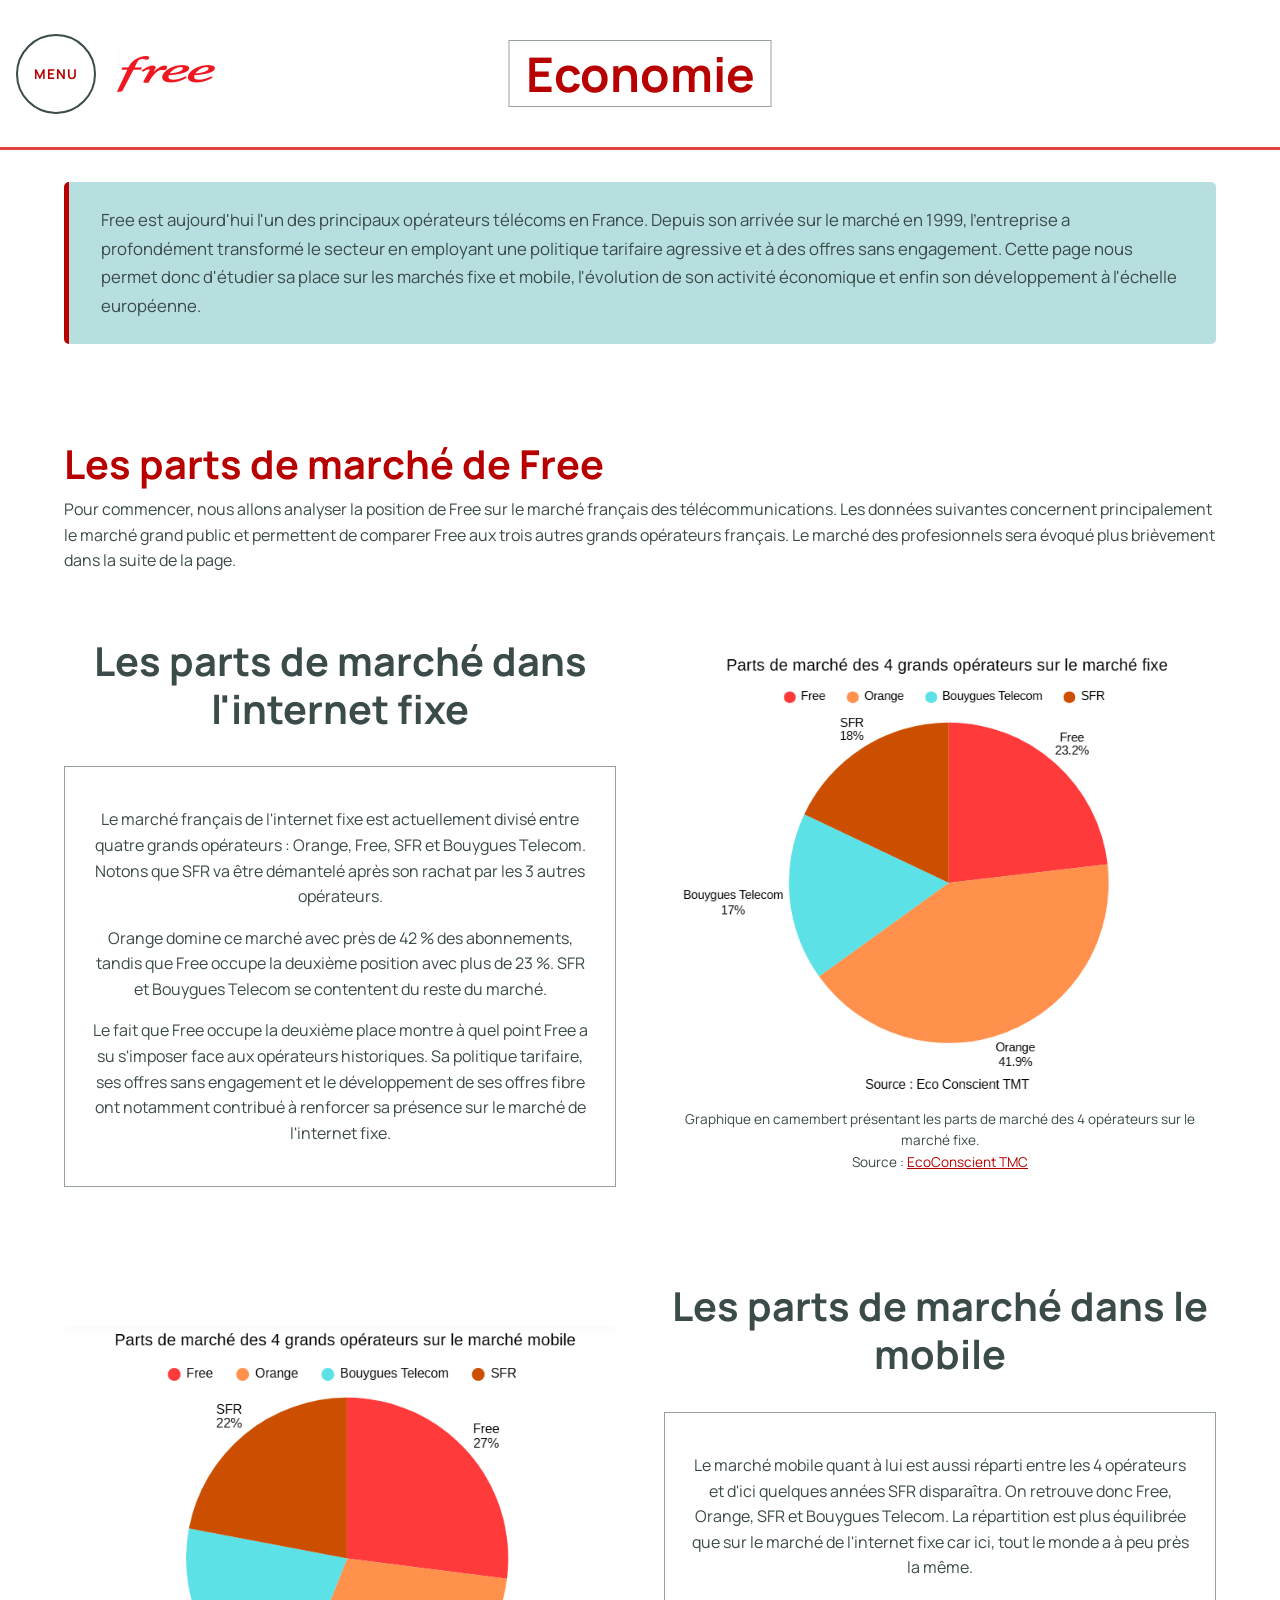
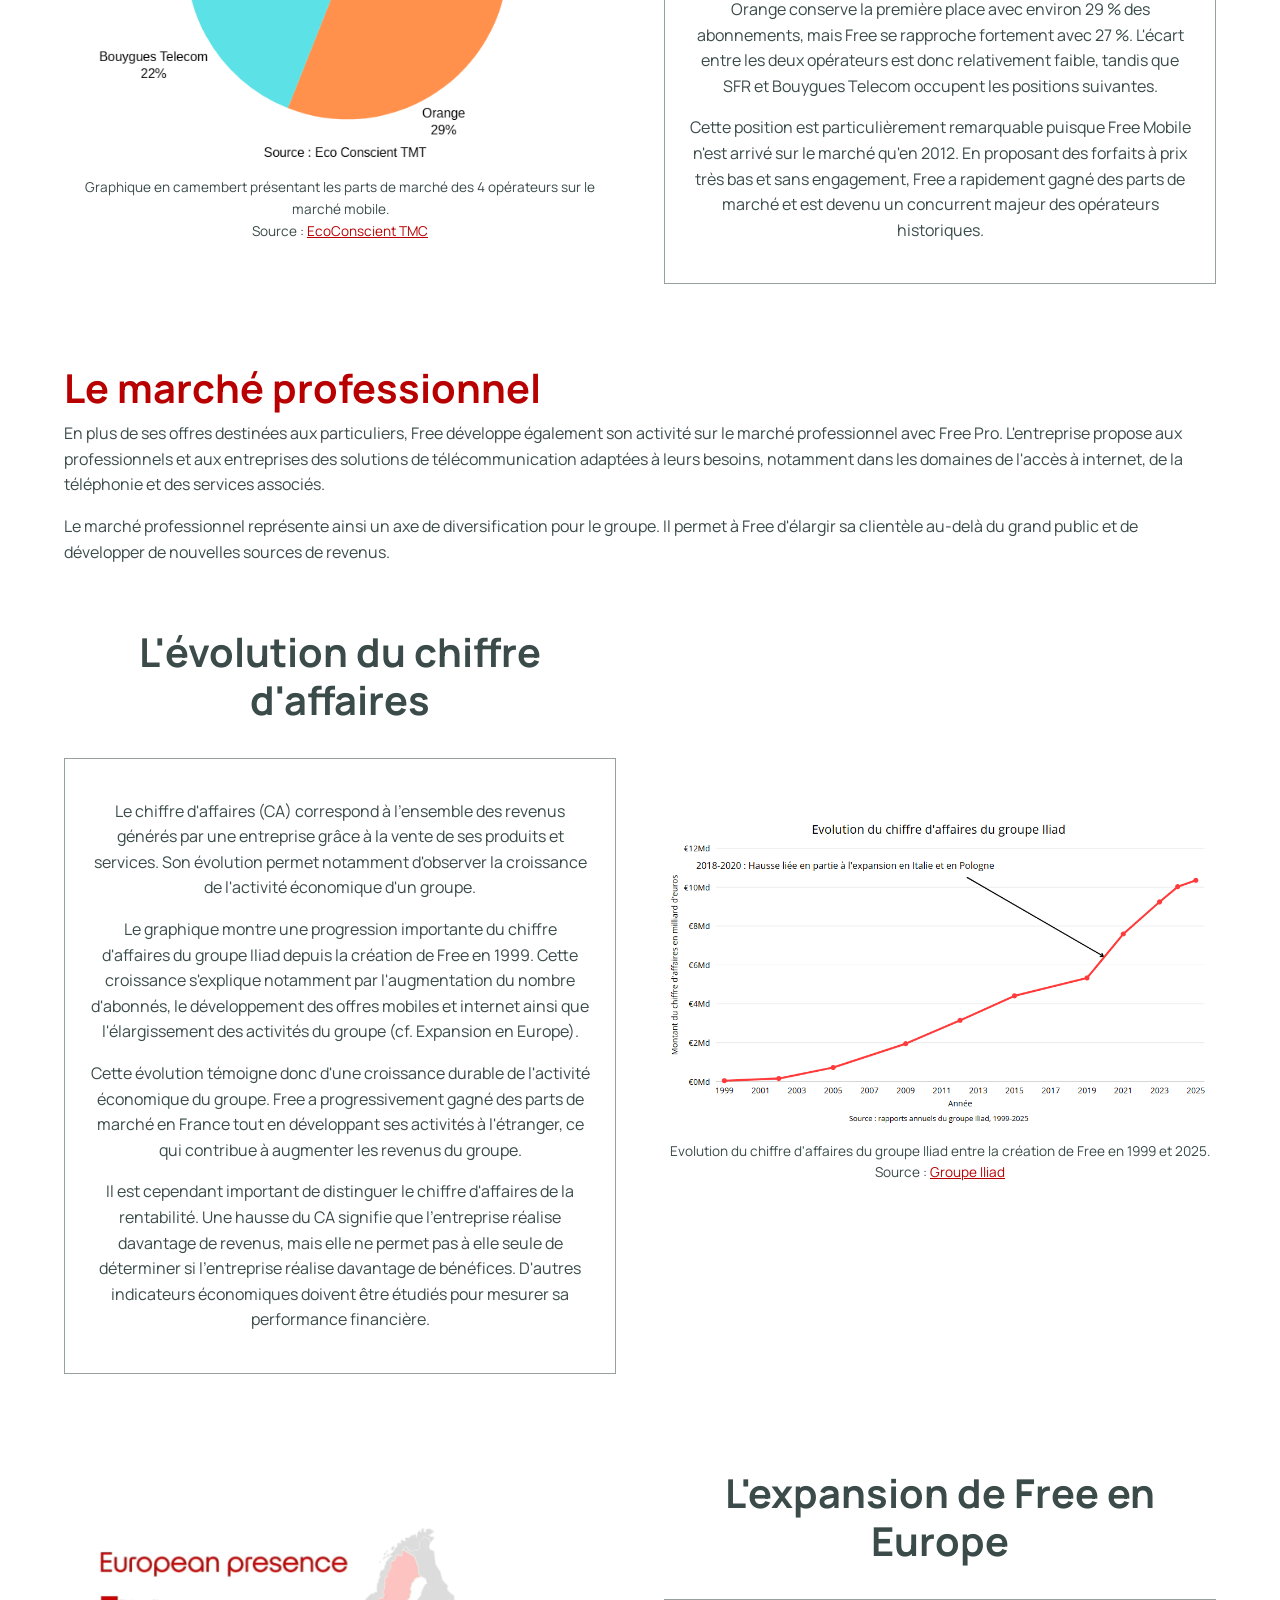
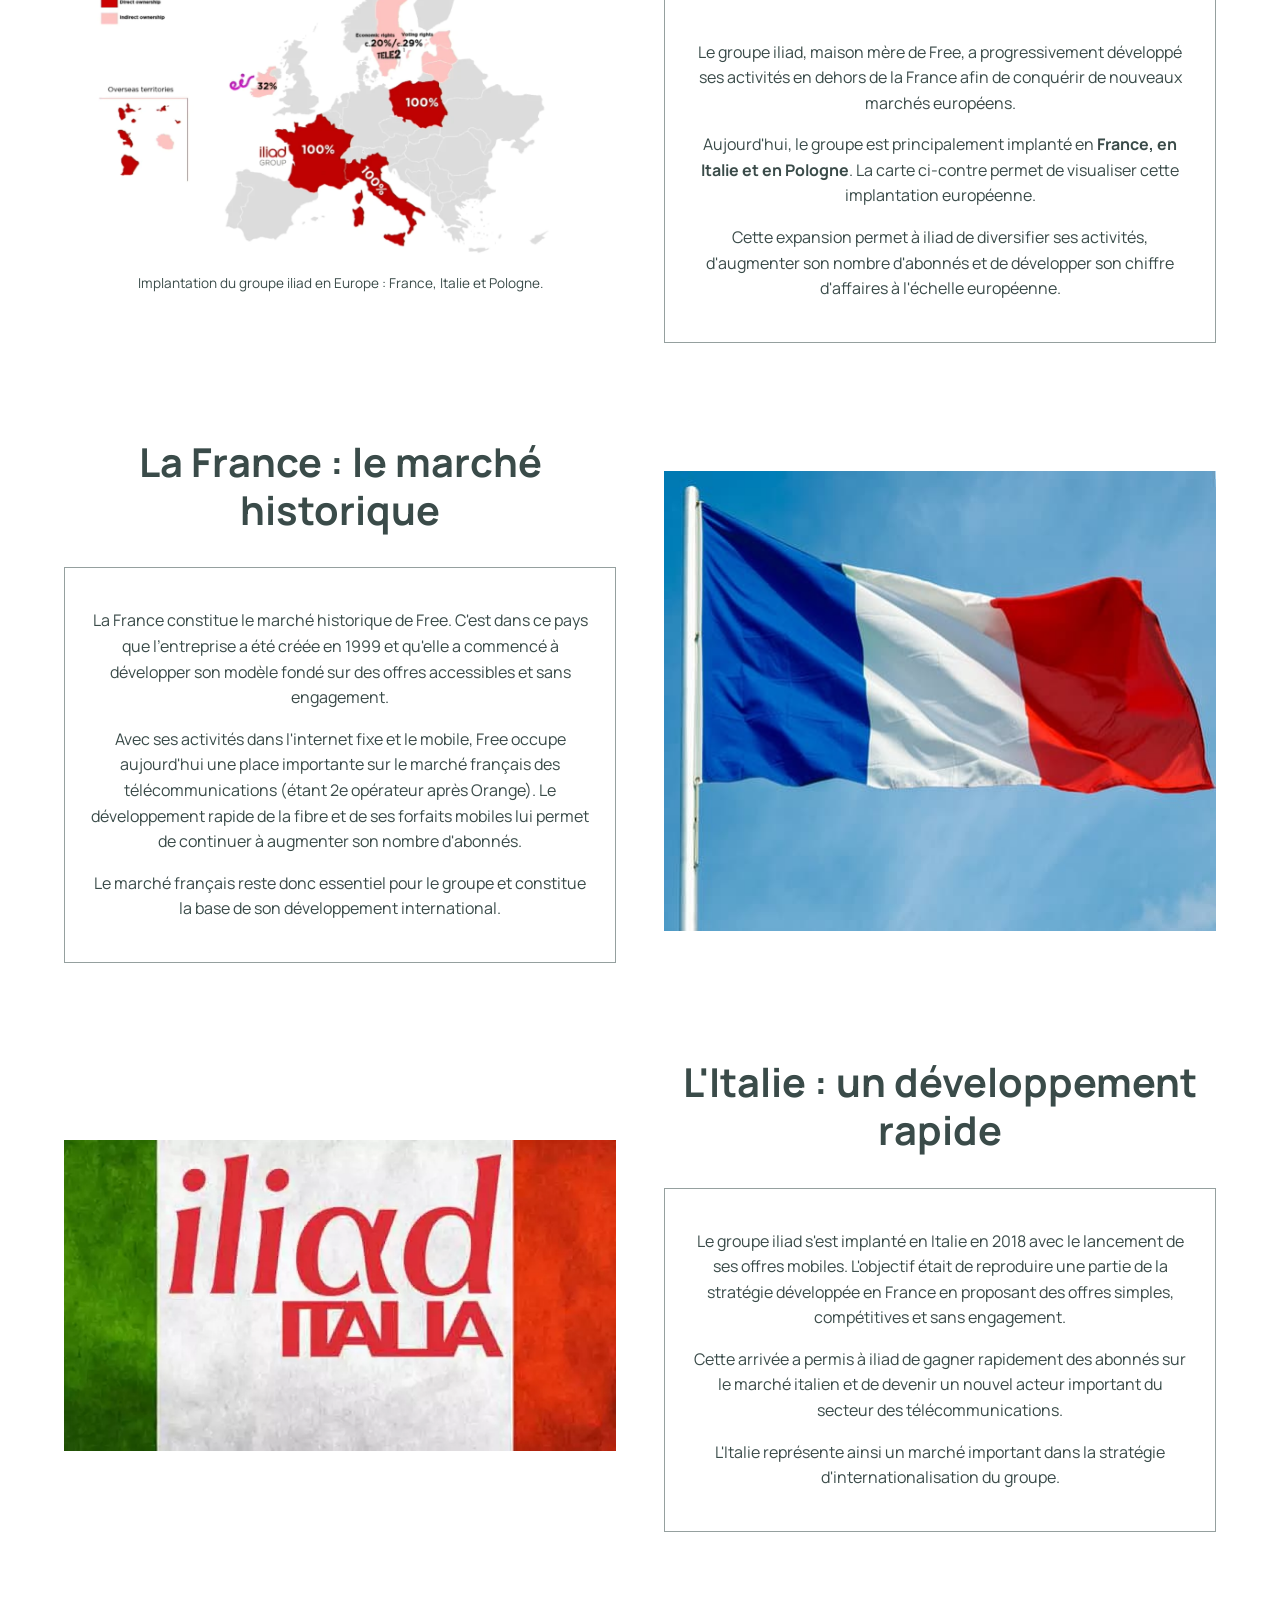
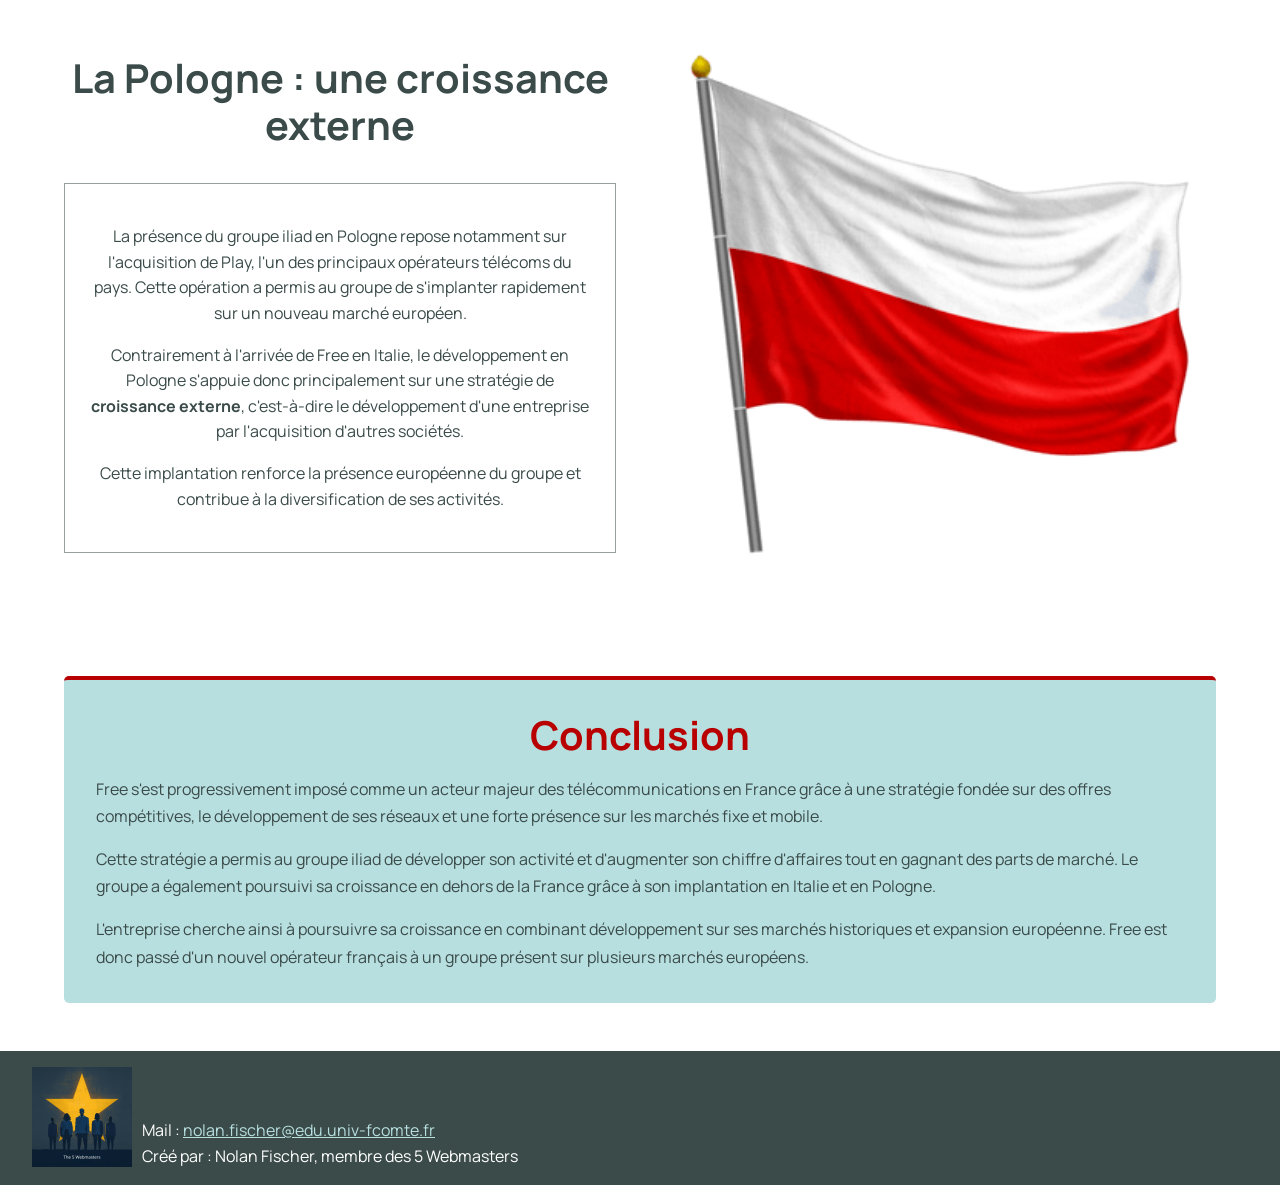
<file: page1/page1.html>
<!DOCTYPE html>
<html lang="fr">
<head>
    <meta charset="UTF-8">
    <link rel="shortcut icon" href="../img/favicon.ico" type="image/x-icon">
    <link rel="icon" href="../img/favicon.ico" type="image/x-icon">
    <link rel="stylesheet" href="../styles.css">
    <script src="../menu.js" defer></script>
    <title>Économie</title>
</head>
<body>
    <!-- En-tête : bouton du menu, logo et titre de la page (zoning 2) -->
   <!-- En-tête : bouton du menu, logo et titre de la page -->
<header class="header">

    <button type="button" id="btnMenu" aria-label="Ouvrir le menu">
        <span>MENU</span>
    </button>

    <nav id="menu"></nav>

    <h1>Economie</h1>

    <div class="content">
        <a href="../index.html">
            <img src="../img/Logo-de-Free-500x281.png" alt="Logo de Free">
        </a>
    </div>

</header>
   <div class="intro-page">
    <p>
        Free est aujourd'hui l'un des principaux opérateurs télécoms en France.
        Depuis son arrivée sur le marché en 1999, l'entreprise a profondément
        transformé le secteur en employant une politique tarifaire agressive et à des
        offres sans engagement. Cette page nous permet donc d'étudier sa place sur les
        marchés fixe et mobile, l'évolution de son activité économique et enfin
        son développement à l'échelle européenne.
    </p>
</div>
<section class="intro-section">
    <h2>Les parts de marché de Free</h2>
    <p>
        Pour commencer, nous allons analyser la position de Free sur le marché
        français des télécommunications. Les données suivantes concernent
        principalement le marché grand public et permettent de comparer Free
        aux trois autres grands opérateurs français. Le marché des profesionnels sera évoqué plus brièvement dans la suite de la page.
    </p>
</section>
    <main>
        <!-- Partie 1 : internet fixe -->
       <section class="section">
    <div class="colonne-texte">
        <h2>Les parts de marché dans l'internet fixe</h2>

        <div class="bloc-texte">
            <p>
                Le marché français de l'internet fixe est actuellement divisé
                entre quatre grands opérateurs : Orange, Free,
                SFR et Bouygues Telecom. Notons que SFR va être démantelé après
                son rachat par les 3 autres opérateurs.
            </p>

            <p>
                Orange domine ce marché avec près de 42 % des abonnements,
                tandis que Free occupe la deuxième position avec plus de
                23 %. SFR et Bouygues Telecom se contentent du reste du marché.
            </p>

            <p>
                Le fait que Free occupe la deuxième place montre à quel point Free
                a su s'imposer face aux opérateurs historiques. Sa politique tarifaire,
                ses offres sans engagement et le développement de ses offres
                fibre ont notamment contribué à renforcer sa présence sur
                le marché de l'internet fixe.
            </p>
        </div>
    </div>

    <figure class="image-section">
        <img src="Parts_de_marché_fixe.png"
         alt="Parts de marché des opérateurs français dans l'internet fixe">
    <p class="legende-image">
        Graphique en camembert présentant les parts de marché des 4 opérateurs sur le marché fixe.
        <br>Source : <a href="https://www.eco-conscient.com/art-90375-marche-des-telecoms-2026-part-de-marche-abonnes-et-enjeux-de-la-consolidation.html">EcoConscient TMC</a>
    </p>
    </figure>
</section>
        <!-- Partie 2 : mobile -->
      <section class="section">
    <figure class="image-section">
         <img src="Parts_de_marché_mobile.png"
         alt="Parts de marché des opérateurs français sur le marché mobile">
    <figcaption class="legende-image">
        Graphique en camembert présentant les parts de marché des 4 opérateurs sur le marché mobile.
        <br>Source : <a href="https://www.eco-conscient.com/art-90375-marche-des-telecoms-2026-part-de-marche-abonnes-et-enjeux-de-la-consolidation.html">EcoConscient TMC</a></figcaption>
    </figure>

    <div class="colonne-texte">
        <h2>Les parts de marché dans le mobile</h2>

        <div class="bloc-texte">
            <p>
                Le marché mobile quant à lui est aussi réparti entre les 4 opérateurs
                et d'ici quelques années SFR disparaîtra. On retrouve donc Free,
                Orange, SFR et Bouygues Telecom. La répartition est plus équilibrée
                que sur le marché de l'internet fixe car ici, tout le monde a à peu près
                la même. 
            </p>

            <p>
                Orange conserve la première place avec environ 29 % des
                abonnements, mais Free se rapproche fortement avec 27 %.
                L'écart entre les deux opérateurs est donc relativement
                faible, tandis que SFR et Bouygues Telecom occupent les
                positions suivantes.
            </p>

            <p>
                Cette position est particulièrement remarquable puisque
                Free Mobile n'est arrivé sur le marché qu'en 2012. En
                proposant des forfaits à prix très bas et sans engagement,
                Free a rapidement gagné des parts de marché et est devenu
                un concurrent majeur des opérateurs historiques.
            </p>
        </div>
    </div>
</section>
        <div class="intro-section">

    <h2>Le marché professionnel</h2>

    <p>
        En plus de ses offres destinées aux particuliers, Free développe
        également son activité sur le marché professionnel avec Free Pro.
        L'entreprise propose aux professionnels et aux entreprises des
        solutions de télécommunication adaptées à leurs besoins, notamment
        dans les domaines de l'accès à internet, de la téléphonie et des
        services associés.
    </p>

    <p>
        Le marché professionnel représente ainsi un axe de diversification
        pour le groupe. Il permet à Free d'élargir sa clientèle au-delà du
        grand public et de développer de nouvelles sources de revenus.
    </p>

</div>
        <!-- Partie 3 : Evolution du chiffre d'affaires -->
       <section class="section">

    <div class="colonne-texte">
        <h2>L'évolution du chiffre d'affaires</h2>

        <div class="bloc-texte">

            <p>
                Le chiffre d'affaires (CA) correspond à l'ensemble des revenus
                générés par une entreprise grâce à la vente de ses produits et
                services. Son évolution permet notamment d'observer la croissance
                de l'activité économique d'un groupe.
            </p>

            <p>
                Le graphique montre une progression importante du chiffre
                d'affaires du groupe Iliad depuis la création de Free en 1999.
                Cette croissance s'explique notamment par l'augmentation du
                nombre d'abonnés, le développement des offres mobiles et
                internet ainsi que l'élargissement des activités du groupe
                (cf. Expansion en Europe).
            </p>

            <p>
                Cette évolution témoigne donc d'une croissance durable de
                l'activité économique du groupe. Free a progressivement gagné
                des parts de marché en France tout en développant ses activités
                à l'étranger, ce qui contribue à augmenter les revenus du groupe.
            </p>

            <p>
                Il est cependant important de distinguer le chiffre d'affaires
                de la rentabilité. Une hausse du CA signifie que l'entreprise
                réalise davantage de revenus, mais elle ne permet pas à elle
                seule de déterminer si l'entreprise réalise davantage de
                bénéfices. D'autres indicateurs économiques doivent être
                étudiés pour mesurer sa performance financière.
            </p>

        </div>
    </div>

   <figure class="image-section">
         <img src="Evolution__du_chiffre_d'affaires.png"
         alt="Évolution du chiffre d'affaires du groupe iliad">
    <figcaption class="legende-image">
        Evolution du chiffre d'affaires du groupe Iliad entre la création de Free en 1999 et 2025.
        <br>Source : <a href="https://www.iliad.fr/media/Rapport_Financier_Annuel_Groupe_iliad_2025_c83e35e26c.pdf">Groupe Iliad</a></figcaption>
       </figure>
</section>

        <!-- Partie 4 : implémentation du groupe en Europe -->
      <section class="section">
           <figure class="image-section">

        <img src="Iliad_Europe.png"
             alt="Implantation du groupe iliad en Europe">

        <figcaption class="legende-image">
            Implantation du groupe iliad en Europe : France, Italie et Pologne.
        </figcaption>
        </figure>

    <div class="colonne-texte">

        <h2>L'expansion de Free en Europe</h2>

        <div class="bloc-texte">

            <p>
                Le groupe iliad, maison mère de Free, a progressivement
                développé ses activités en dehors de la France afin de
                conquérir de nouveaux marchés européens.
            </p>

            <p>
                Aujourd'hui, le groupe est principalement implanté en
                <strong>France, en Italie et en Pologne</strong>. La carte
                ci-contre permet de visualiser cette implantation européenne.
            </p>

            <p>
                Cette expansion permet à iliad de diversifier ses activités,
                d'augmenter son nombre d'abonnés et de développer son chiffre
                d'affaires à l'échelle européenne.
            </p>

        </div>

    </div>
</section>
         <!-- Partie 5 : France -->
      <section class="section">

    <div class="colonne-texte">

        <h2>La France : le marché historique</h2>

        <div class="bloc-texte">

            <p>
                La France constitue le marché historique de Free. C'est
                dans ce pays que l'entreprise a été créée en 1999 et qu'elle
                a commencé à développer son modèle fondé sur des offres
                accessibles et sans engagement.
            </p>

            <p>
                Avec ses activités dans l'internet fixe et le mobile, Free
                occupe aujourd'hui une place importante sur le marché français
                des télécommunications (étant 2e opérateur après Orange).
                Le développement rapide de la fibre et de ses
                forfaits mobiles lui permet de continuer à augmenter son
                nombre d'abonnés.
            </p>

            <p>
                Le marché français reste donc essentiel pour le groupe et
                constitue la base de son développement international.
            </p>

        </div>

    </div>

    <img class="image-section"
         src="Free_France.png"
         alt="Activités de Free en France">

</section>

        <!-- Partie 6 : Italie -->
      <section class="section">

    <img class="image-section"
         src="Free_Italie.png"
         alt="Activités de iliad en Italie">

    <div class="colonne-texte">

        <h2>L'Italie : un développement rapide</h2>

        <div class="bloc-texte">

            <p>
                Le groupe iliad s'est implanté en Italie en 2018 avec le
                lancement de ses offres mobiles. L'objectif était de
                reproduire une partie de la stratégie développée en France
                en proposant des offres simples, compétitives et sans
                engagement.
            </p>

            <p>
                Cette arrivée a permis à iliad de gagner rapidement des
                abonnés sur le marché italien et de devenir un nouvel acteur
                important du secteur des télécommunications.
            </p>

            <p>
                L'Italie représente ainsi un marché important dans la
                stratégie d'internationalisation du groupe.
            </p>

        </div>

    </div>

</section>

        <!-- Partie 7 : Pologne -->
      <section class="section">

    <div class="colonne-texte">

        <h2>La Pologne : une croissance externe</h2>

        <div class="bloc-texte">

            <p>
                La présence du groupe iliad en Pologne repose notamment sur
                l'acquisition de Play, l'un des principaux opérateurs
                télécoms du pays. Cette opération a permis au groupe de
                s'implanter rapidement sur un nouveau marché européen.
            </p>

            <p>
                Contrairement à l'arrivée de Free en Italie, le développement
                en Pologne s'appuie donc principalement sur une stratégie de
                <strong>croissance externe</strong>, c'est-à-dire le
                développement d'une entreprise par l'acquisition d'autres
                sociétés.
            </p>

            <p>
                Cette implantation renforce la présence européenne du groupe
                et contribue à la diversification de ses activités.
            </p>

        </div>

    </div>

    <img class="image-section"
         src="Free_Pologne.png"
         alt="Activités du groupe iliad en Pologne">

</section>
        <section class="conclusion-page">

    <h2>Conclusion</h2>

    <p>
        Free s'est progressivement imposé comme un acteur majeur des
        télécommunications en France grâce à une stratégie fondée sur des
        offres compétitives, le développement de ses réseaux et une forte
        présence sur les marchés fixe et mobile.
    </p>

    <p>
        Cette stratégie a permis au groupe iliad de développer son activité
        et d'augmenter son chiffre d'affaires tout en gagnant des parts de
        marché. Le groupe a également poursuivi sa croissance en dehors de
        la France grâce à son implantation en Italie et en Pologne.
    </p>

    <p>
        L'entreprise cherche ainsi à poursuivre sa croissance en combinant
        développement sur ses marchés historiques et expansion européenne.
        Free est donc passé d'un nouvel opérateur français à un groupe
        présent sur plusieurs marchés européens.
    </p>

</section>
    </main>
    <footer>
        <img src="../img/Logo_équipe2.png" alt="Logo de notre équipe">
        <br>
        <br>Mail : <a href="mailto:nolan.fischer@edu.univ-fcomte.fr?subject=SAE_1_05_06">nolan.fischer@edu.univ-fcomte.fr</a>
        <br>Créé par : Nolan Fischer, membre des 5 Webmasters
    </footer>

</body>
</html>
</file>
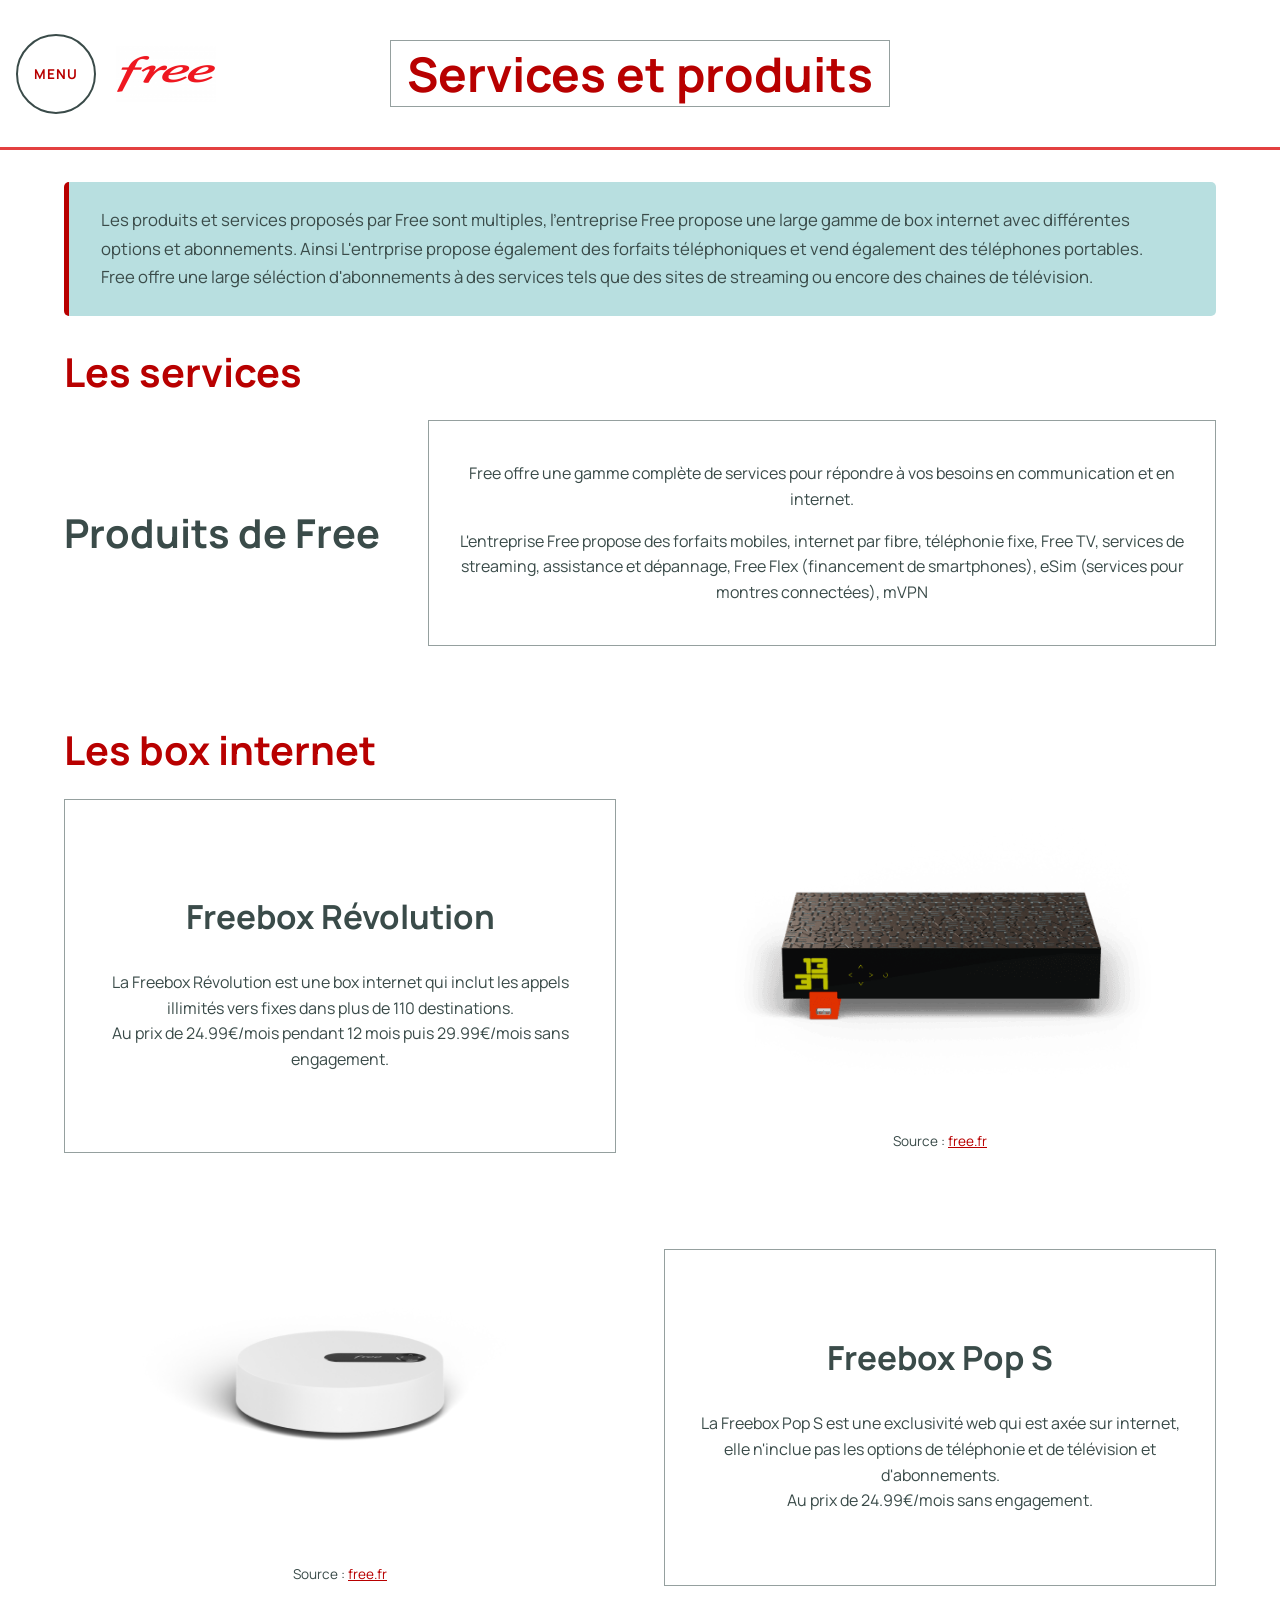
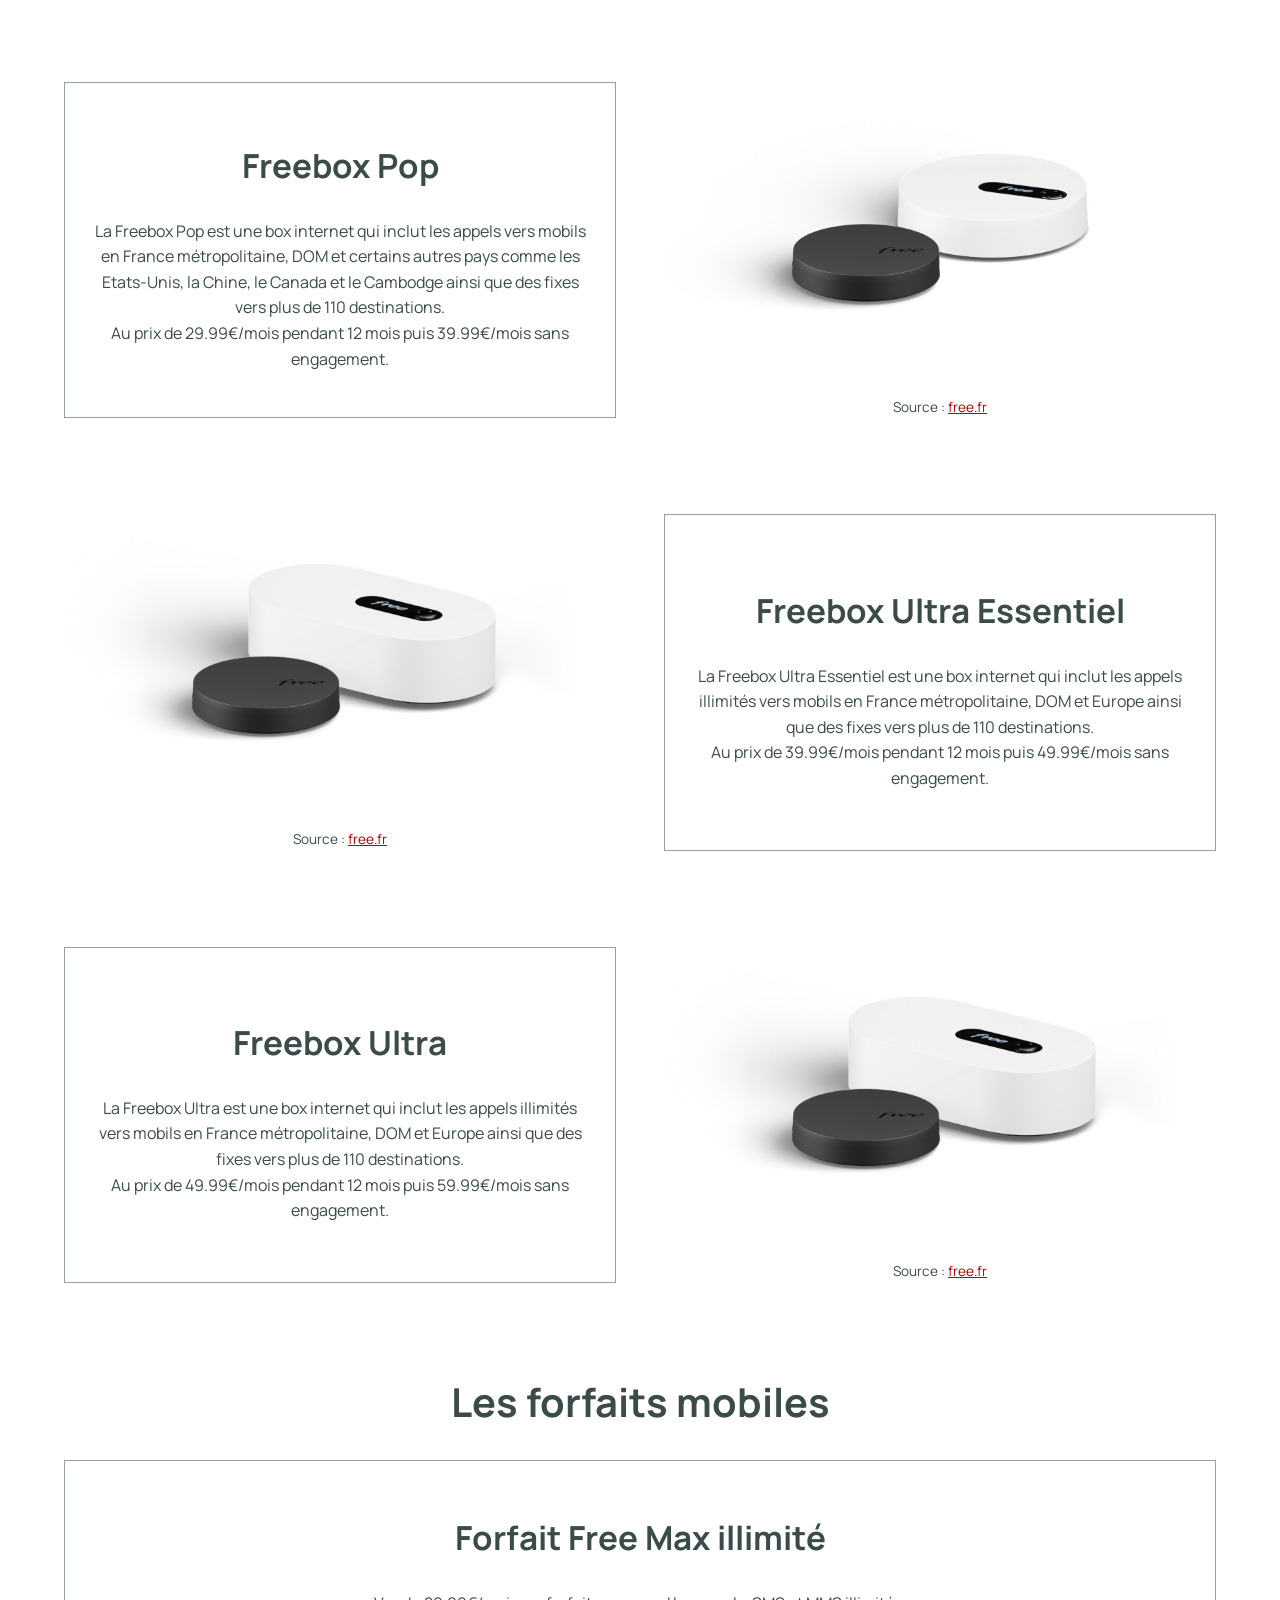
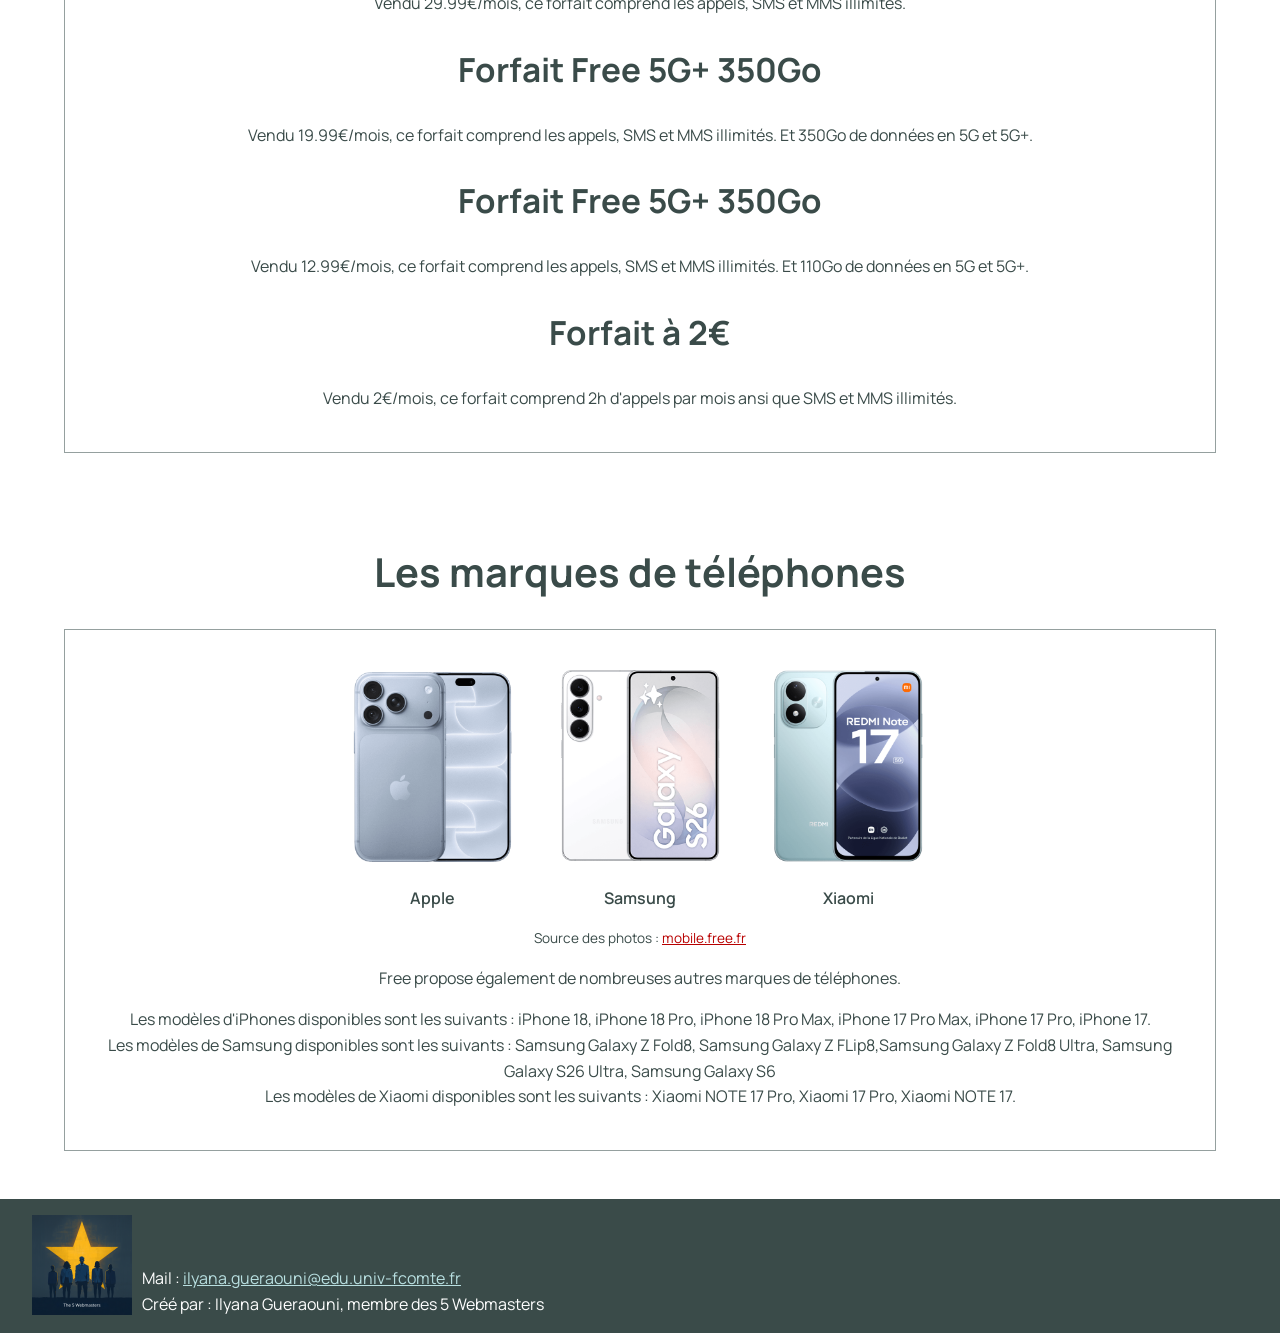
<file: page2/page2.html>
<!DOCTYPE html>
<html lang="fr">
<head>
    <meta charset="UTF-8">
    <meta name="viewport" content="width=device-width, initial-scale=1">
    <link rel="shortcut icon" href="../img/favicon.ico" type="image/x-icon">
    <link rel="icon" href="../img/favicon.ico" type="image/x-icon">
    <link rel="stylesheet" href="../styles.css">
    <script src="../menu.js" defer></script>
    <title>Services et produits</title>
</head>
<body>
    <header class="header">
        <button id="btnMenu">
            <span>MENU</span>
        </button>
        <nav id="menu"></nav>
      <h1>Services et produits</h1>
        <div class="content">
            <a href="../index.html"><img src="../img/Logo-de-Free-500x281.png" alt="Image du Logo de Free"></a>
        </div>
    </header>

    <main>
        <div class="intro-page">
            <p> Les produits et services proposés par Free sont multiples, l'entreprise Free propose une large gamme de box internet avec différentes options et abonnements.
                Ainsi L'entrprise propose également des forfaits téléphoniques et vend également des téléphones portables.
                <br> Free offre une large séléction d'abonnements à des services tels que des sites de streaming ou encore des chaines de télévision. </p>
        </div>

        <section class="intro-section titre-partie">
            <h2> Les services </h2>
        </section>

       <section class="section">
           <h2>Produits de Free</h2>
            <div class="colonne-texte">
                <div class="bloc-texte">
                    <p> Free offre une gamme complète de services pour répondre à vos besoins en communication et en internet. </p>
                    <p> L'entreprise Free propose des forfaits mobiles, internet par fibre, téléphonie fixe, Free TV, services de streaming, assistance et dépannage, Free Flex (financement de smartphones), eSim (services pour montres connectées), mVPN </p>
                </div>
            </div>
        </section>

        <section class="intro-section titre-partie">
            <h2> Les box internet </h2>
        </section>

        <section class="section box">
            <div class="colonne-texte">
                <div class="bloc-texte">
                    <h3> Freebox Révolution </h3>
                    <p> La Freebox Révolution est une box internet qui inclut les appels illimités vers fixes dans plus de 110 destinations.
                        <br> Au prix de 24.99€/mois pendant 12 mois puis 29.99€/mois sans engagement. </p>
                </div>
            </div>
            <figure class="image-section">
                <img src="freebox_revolution_light_vue_haut_face_0bed1692a6.png" alt="freeboxrevolution">
                <figcaption class="legende-image">Source : <a href="https://www.free.fr/freebox">free.fr</a></figcaption>
            </figure>
        </section>

        <section class="section box section-inversee">
            <div class="colonne-texte">
                <div class="bloc-texte">
                    <h3> Freebox Pop S </h3>
                    <p> La Freebox Pop S est une exclusivité web qui est axée sur internet, elle n'inclue pas les options de téléphonie et de télévision et d'abonnements.
                        <br> Au prix de 24.99€/mois sans engagement. </p>
                </div>
            </div>
            <figure class="image-section">
                <img src="header-pop-s-desktop.png" alt="freeboxpops">
                <figcaption class="legende-image">Source : <a href="https://www.free.fr/freebox">free.fr</a></figcaption>
            </figure>
        </section>

        <section class="section box">
            <div class="colonne-texte">
                <div class="bloc-texte">
                    <h3>Freebox Pop</h3>
                    <p> La Freebox Pop est une box internet qui inclut les appels vers mobils en France métropolitaine, DOM et certains autres pays comme les Etats-Unis, la Chine, le Canada et le Cambodge ainsi que des fixes vers plus de 110 destinations.
                        <br> Au prix de 29.99€/mois pendant 12 mois puis 39.99€/mois sans engagement. </p>
                </div>
            </div>
            <figure class="image-section">
                <img src="freebox-pop-player-tv.png" alt="freeboxpop">
                <figcaption class="legende-image">Source : <a href="https://www.free.fr/freebox">free.fr</a></figcaption>
            </figure>
        </section>

        <section class="section box section-inversee">
            <div class="colonne-texte">
                <div class="bloc-texte">
                    <h3>Freebox Ultra Essentiel</h3>
                    <p> La Freebox Ultra Essentiel est une box internet qui inclut les appels illimités vers mobils en France métropolitaine, DOM et Europe ainsi que des fixes vers plus de 110 destinations.
                        <br> Au prix de 39.99€/mois pendant 12 mois puis 49.99€/mois sans engagement. </p>
                </div>
            </div>
            <figure class="image-section">
                <img src="freebox-ultra-player-tv.png" alt="freeboxultraessentiel">
                <figcaption class="legende-image">Source : <a href="https://www.free.fr/freebox">free.fr</a></figcaption>
            </figure>
        </section>

        <section class="section box">
            <div class="colonne-texte">
                <div class="bloc-texte">
                    <h3>Freebox Ultra</h3>
                    <p> La Freebox Ultra est une box internet qui inclut les appels illimités vers mobils en France métropolitaine, DOM et Europe ainsi que des fixes vers plus de 110 destinations.
                        <br> Au prix de 49.99€/mois pendant 12 mois puis 59.99€/mois sans engagement. </p>
                </div>
            </div>
            <figure class="image-section">
                <img src="freebox-ultra-player-tv.png" alt="freeboxultra">
                <figcaption class="legende-image">Source : <a href="https://www.free.fr/freebox">free.fr</a></figcaption>
            </figure>
        </section>

        <section class="section">
            <div class="colonne-texte">
                <h2> Les forfaits mobiles </h2>
                <div class="bloc-texte">
                    <h3> Forfait Free Max illimité </h3>
                    <p> Vendu 29.99€/mois, ce forfait comprend les appels, SMS et MMS illimités. </p>

                    <h3> Forfait Free 5G+ 350Go </h3>
                    <p> Vendu 19.99€/mois, ce forfait comprend les appels, SMS et MMS illimités. Et 350Go de données en 5G et 5G+. </p>

                    <h3> Forfait Free 5G+ 350Go </h3>
                    <p> Vendu 12.99€/mois, ce forfait comprend les appels, SMS et MMS illimités. Et 110Go de données en 5G et 5G+. </p>
                    <h3>Forfait à 2€</h3>
                    <p> Vendu 2€/mois, ce forfait comprend 2h d'appels par mois ansi que SMS et MMS illimités. </p>
                </div>
            </div>
        </section>

        <section class="section">
            <div class="colonne-texte">
                <h2> Les marques de téléphones </h2>
                <div class="bloc-texte">
                    <ul class="marques">
                        <li><img src="apple.png" alt="Un iPhone bleu clair vu de dos et de face" width="500" height="700" loading="lazy">Apple</li>
                        <li><img src="samsung.png" alt="Un Samsung Galaxy S26 blanc vu de dos et de face" width="500" height="700" loading="lazy">Samsung</li>
                        <li><img src="xiaomi.png" alt="Un Xiaomi Redmi Note 17 5G bleu clair vu de dos et de face" width="500" height="700" loading="lazy">Xiaomi</li>
                    </ul>
                    <p class="legende-image">Source des photos : <a href="https://mobile.free.fr/shop">mobile.free.fr</a></p>
                    <p>Free propose également de nombreuses autres marques de téléphones.</p>
                    <p>Les modèles d'iPhones disponibles sont les suivants : iPhone 18, iPhone 18 Pro, iPhone 18 Pro Max, iPhone 17 Pro Max, iPhone 17 Pro, iPhone 17.
                        <br>Les modèles de Samsung disponibles sont les suivants : Samsung Galaxy Z Fold8, Samsung Galaxy Z FLip8,Samsung Galaxy Z Fold8 Ultra, Samsung Galaxy S26 Ultra, Samsung Galaxy S6
                        <br>Les modèles de Xiaomi disponibles sont les suivants : Xiaomi NOTE 17 Pro, Xiaomi 17 Pro, Xiaomi NOTE 17.
                    </p>
                </div>
            </div>
        </section>
    </main>

    <footer> <img src="../img/Logo_équipe2.png" alt="Notre Logo">
    <br>
    <br>  Mail : <a href="mailto:ilyana.gueraouni@edu.univ-fcomte.fr?subject=SAE_1_05_06"> ilyana.gueraouni@edu.univ-fcomte.fr </a>
    <br>  Créé par : Ilyana Gueraouni, membre des 5 Webmasters
    </footer>
</body>
</html>
</file>
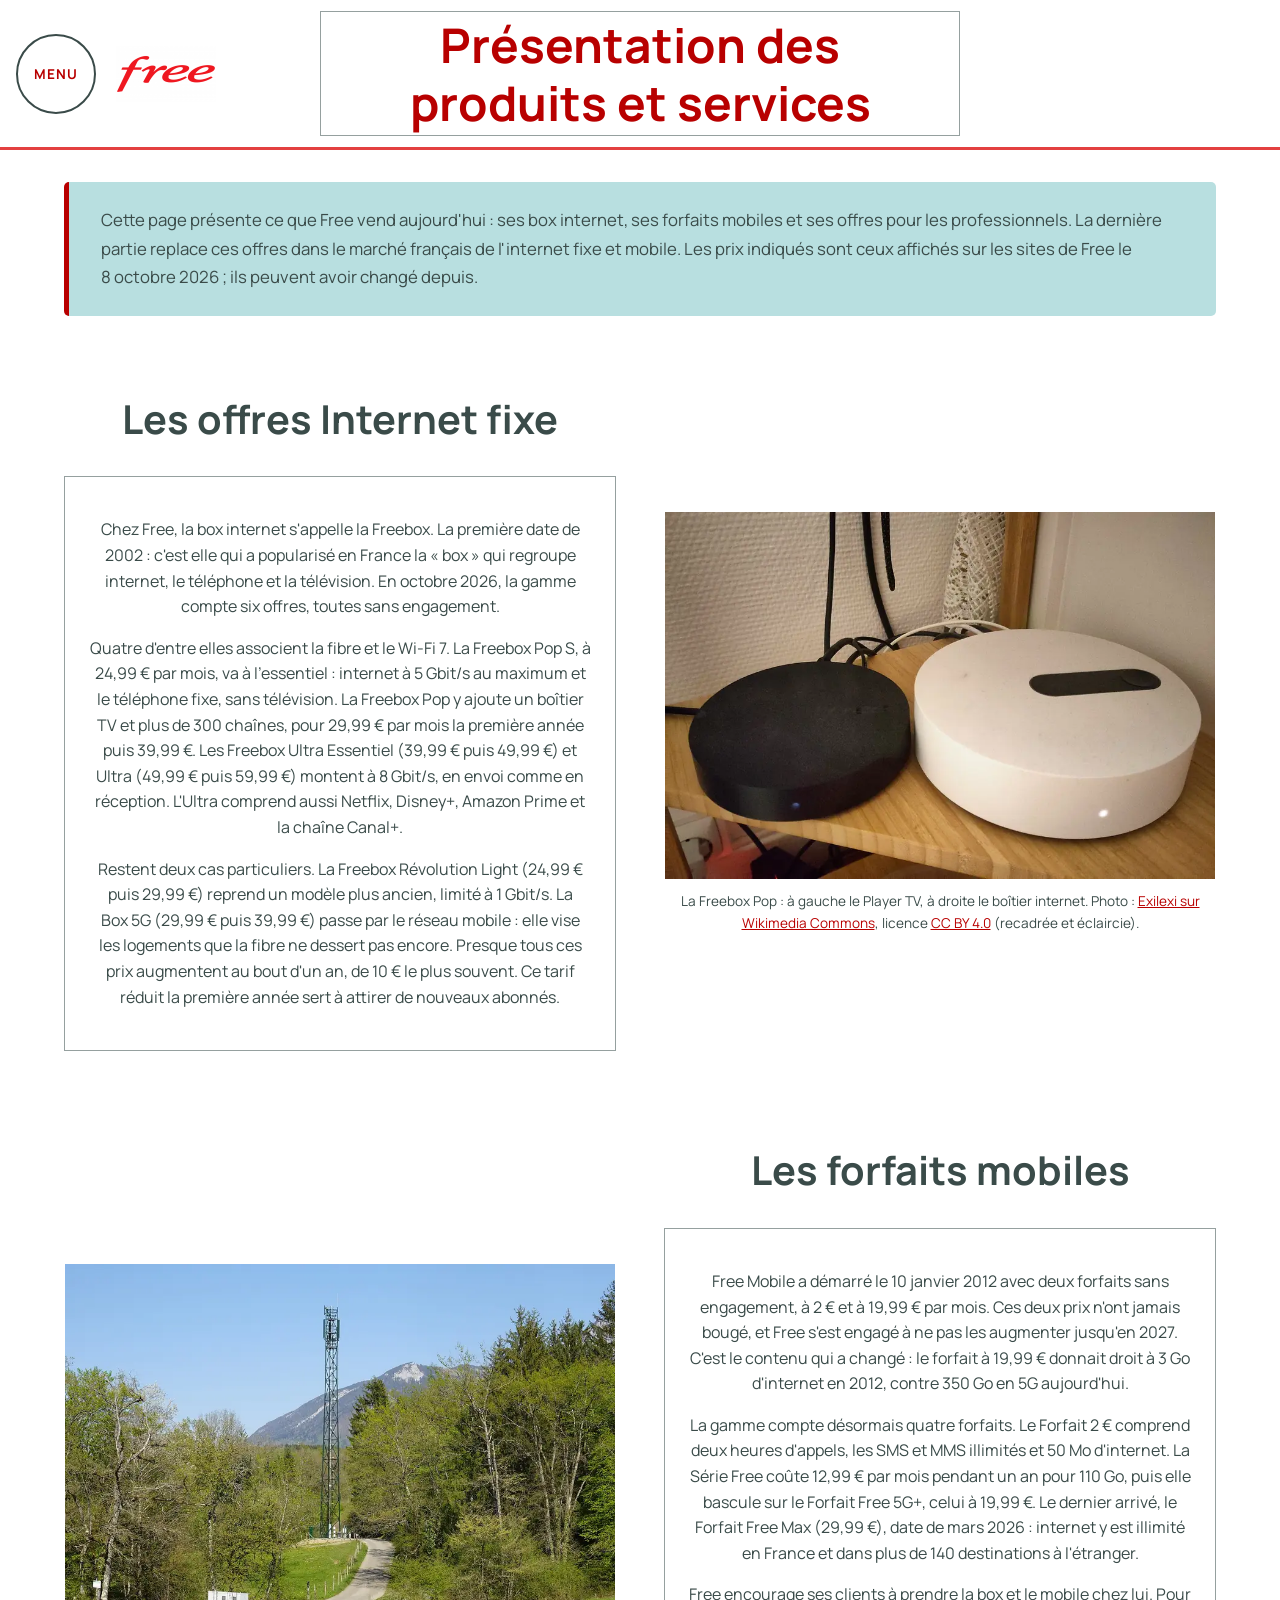
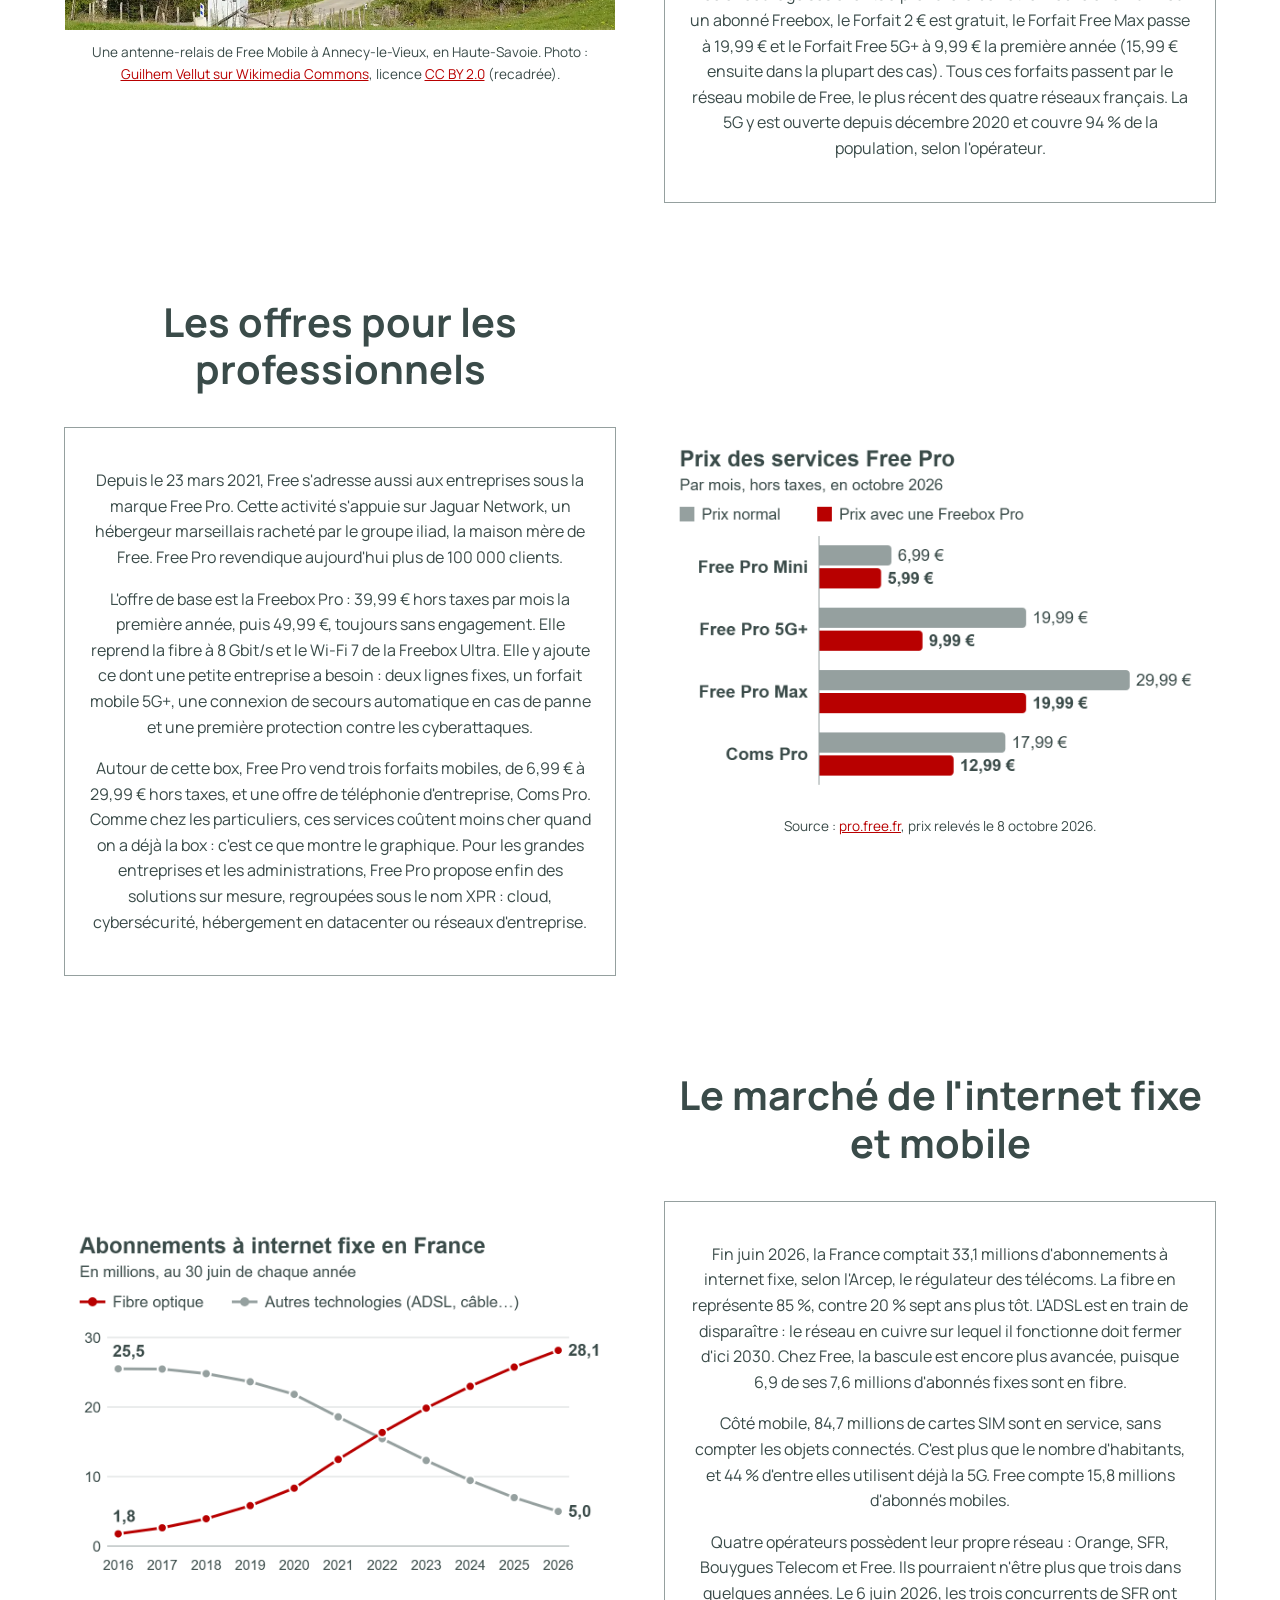
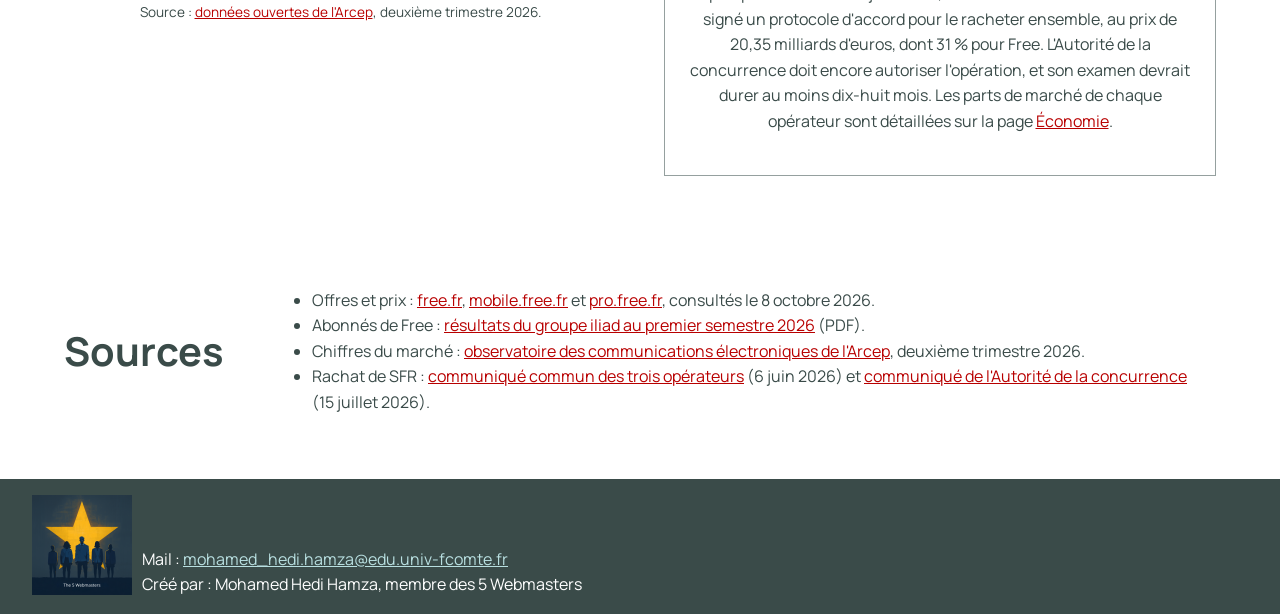
<file: page3/page3.html>
<!DOCTYPE html>
<html lang="fr">
<head>
    <meta charset="UTF-8">
    <meta name="viewport" content="width=device-width, initial-scale=1">
    <link rel="shortcut icon" href="../img/favicon.ico" type="image/x-icon">
    <link rel="icon" href="../img/favicon.ico" type="image/x-icon">
    <link rel="stylesheet" href="../styles.css">
    <script src="../menu.js" defer></script>
    <title>Présentation des produits et services</title>
</head>
<body>
    <!-- En-tête : bouton du menu, logo et titre de la page (zoning 2) -->
    <header class="header">
        <button type="button" id="btnMenu" aria-label="Ouvrir le menu">
            <span>MENU</span>
        </button>
        <nav id="menu"></nav>
        <h1>Présentation des produits et services</h1>
        <div class="content">
            <a href="../index.html"><img src="../img/Logo-de-Free-500x281.png" alt="Logo de Free"></a>
        </div>
    </header>

    <main>
        <!-- Introduction : contenu de la page et date des prix -->
        <div class="intro-page">
            <p>Cette page présente ce que Free vend aujourd'hui : ses box internet, ses forfaits mobiles et ses offres pour les professionnels. La dernière partie replace ces offres dans le marché français de l'internet fixe et mobile. Les prix indiqués sont ceux affichés sur les sites de Free le 8&nbsp;octobre&nbsp;2026 ; ils peuvent avoir changé depuis.</p>
        </div>

        <!-- Partie 1 : internet fixe -->
        <section class="section">
            <div class="colonne-texte">
                <h2>Les offres Internet fixe</h2>
                <div class="bloc-texte">
                    <p>Chez Free, la box internet s'appelle la Freebox. La première date de 2002 : c'est elle qui a popularisé en France la «&nbsp;box&nbsp;» qui regroupe internet, le téléphone et la télévision. En octobre 2026, la gamme compte six offres, toutes sans engagement.</p>
                    <p>Quatre d'entre elles associent la fibre et le Wi-Fi&nbsp;7. La Freebox Pop&nbsp;S, à 24,99&nbsp;€ par mois, va à l'essentiel : internet à 5&nbsp;Gbit/s au maximum et le téléphone fixe, sans télévision. La Freebox Pop y ajoute un boîtier TV et plus de 300 chaînes, pour 29,99&nbsp;€ par mois la première année puis 39,99&nbsp;€. Les Freebox Ultra Essentiel (39,99&nbsp;€ puis 49,99&nbsp;€) et Ultra (49,99&nbsp;€ puis 59,99&nbsp;€) montent à 8&nbsp;Gbit/s, en envoi comme en réception. L'Ultra comprend aussi Netflix, Disney+, Amazon Prime et la chaîne Canal+.</p>
                    <p>Restent deux cas particuliers. La Freebox Révolution Light (24,99&nbsp;€ puis 29,99&nbsp;€) reprend un modèle plus ancien, limité à 1&nbsp;Gbit/s. La Box&nbsp;5G (29,99&nbsp;€ puis 39,99&nbsp;€) passe par le réseau mobile : elle vise les logements que la fibre ne dessert pas encore. Presque tous ces prix augmentent au bout d'un an, de 10&nbsp;€ le plus souvent. Ce tarif réduit la première année sert à attirer de nouveaux abonnés.</p>
                </div>
            </div>
            <figure class="image-section">
                <img src="Freebox_Pop.webp" width="900" height="600" alt="Le Player TV noir et le boîtier internet blanc de la Freebox Pop, deux boîtiers ronds posés sur une étagère.">
                <figcaption class="legende-image">La Freebox Pop : à gauche le Player TV, à droite le boîtier internet. Photo : <a href="https://commons.wikimedia.org/wiki/File:Freebox_pop_et_Freebox_pop_player.jpg">Exilexi sur Wikimedia Commons</a>, licence <a href="https://creativecommons.org/licenses/by/4.0/deed.fr">CC&nbsp;BY&nbsp;4.0</a> (recadrée et éclaircie).</figcaption>
            </figure>
        </section>

        <!-- Partie 2 : mobile (image à gauche) -->
        <section class="section section-inversee">
            <div class="colonne-texte">
                <h2>Les forfaits mobiles</h2>
                <div class="bloc-texte">
                    <p>Free Mobile a démarré le 10&nbsp;janvier&nbsp;2012 avec deux forfaits sans engagement, à 2&nbsp;€ et à 19,99&nbsp;€ par mois. Ces deux prix n'ont jamais bougé, et Free s'est engagé à ne pas les augmenter jusqu'en 2027. C'est le contenu qui a changé : le forfait à 19,99&nbsp;€ donnait droit à 3&nbsp;Go d'internet en 2012, contre 350&nbsp;Go en 5G aujourd'hui.</p>
                    <p>La gamme compte désormais quatre forfaits. Le Forfait&nbsp;2&nbsp;€ comprend deux heures d'appels, les SMS et MMS illimités et 50&nbsp;Mo d'internet. La Série Free coûte 12,99&nbsp;€ par mois pendant un an pour 110&nbsp;Go, puis elle bascule sur le Forfait Free&nbsp;5G+, celui à 19,99&nbsp;€. Le dernier arrivé, le Forfait Free Max (29,99&nbsp;€), date de mars 2026 : internet y est illimité en France et dans plus de 140 destinations à l'étranger.</p>
                    <p>Free encourage ses clients à prendre la box et le mobile chez lui. Pour un abonné Freebox, le Forfait&nbsp;2&nbsp;€ est gratuit, le Forfait Free Max passe à 19,99&nbsp;€ et le Forfait Free&nbsp;5G+ à 9,99&nbsp;€ la première année (15,99&nbsp;€ ensuite dans la plupart des cas). Tous ces forfaits passent par le réseau mobile de Free, le plus récent des quatre réseaux français. La 5G y est ouverte depuis décembre 2020 et couvre 94&nbsp;% de la population, selon l'opérateur.</p>
                </div>
            </div>
            <figure class="image-section">
                <img src="Antenne_Free_Mobile.webp" width="900" height="600" loading="lazy" alt="Un pylône métallique équipé d'antennes de téléphonie mobile, au bord d'une petite route entourée d'arbres.">
                <figcaption class="legende-image">Une antenne-relais de Free Mobile à Annecy-le-Vieux, en Haute-Savoie. Photo : <a href="https://commons.wikimedia.org/wiki/File:Antenne_Free_Mobile_@_Bois_des_Glaisins_@_Annecy-le-Vieux_(50956106961).jpg">Guilhem Vellut sur Wikimedia Commons</a>, licence <a href="https://creativecommons.org/licenses/by/2.0/deed.fr">CC&nbsp;BY&nbsp;2.0</a> (recadrée).</figcaption>
            </figure>
        </section>

        <!-- Partie 3 : professionnels -->
        <section class="section">
            <div class="colonne-texte">
                <h2>Les offres pour les professionnels</h2>
                <div class="bloc-texte">
                    <p>Depuis le 23&nbsp;mars&nbsp;2021, Free s'adresse aussi aux entreprises sous la marque Free Pro. Cette activité s'appuie sur Jaguar Network, un hébergeur marseillais racheté par le groupe iliad, la maison mère de Free. Free Pro revendique aujourd'hui plus de 100&nbsp;000 clients.</p>
                    <p>L'offre de base est la Freebox Pro : 39,99&nbsp;€ hors taxes par mois la première année, puis 49,99&nbsp;€, toujours sans engagement. Elle reprend la fibre à 8&nbsp;Gbit/s et le Wi-Fi&nbsp;7 de la Freebox Ultra. Elle y ajoute ce dont une petite entreprise a besoin : deux lignes fixes, un forfait mobile 5G+, une connexion de secours automatique en cas de panne et une première protection contre les cyberattaques.</p>
                    <p>Autour de cette box, Free Pro vend trois forfaits mobiles, de 6,99&nbsp;€ à 29,99&nbsp;€ hors taxes, et une offre de téléphonie d'entreprise, Coms Pro. Comme chez les particuliers, ces services coûtent moins cher quand on a déjà la box : c'est ce que montre le graphique. Pour les grandes entreprises et les administrations, Free Pro propose enfin des solutions sur mesure, regroupées sous le nom XPR : cloud, cybersécurité, hébergement en datacenter ou réseaux d'entreprise.</p>
                </div>
            </div>
            <figure class="image-section">
                <img src="Tarifs_Free_Pro.png" width="1200" height="800" loading="lazy" alt="Graphique des prix par mois, hors taxes. Free Pro Mini : 6,99 €, ou 5,99 € avec une Freebox Pro. Free Pro 5G+ : 19,99 € ou 9,99 €. Free Pro Max : 29,99 € ou 19,99 €. Coms Pro : 17,99 € ou 12,99 €.">
                <figcaption class="legende-image">Source : <a href="https://pro.free.fr/">pro.free.fr</a>, prix relevés le 8&nbsp;octobre&nbsp;2026.</figcaption>
            </figure>
        </section>

        <!-- Partie 4 : le marché (image à gauche) -->
        <section class="section section-inversee">
            <div class="colonne-texte">
                <h2>Le marché de l'internet fixe et mobile</h2>
                <div class="bloc-texte">
                    <p>Fin juin 2026, la France comptait 33,1&nbsp;millions d'abonnements à internet fixe, selon l'Arcep, le régulateur des télécoms. La fibre en représente 85&nbsp;%, contre 20&nbsp;% sept ans plus tôt. L'ADSL est en train de disparaître : le réseau en cuivre sur lequel il fonctionne doit fermer d'ici 2030. Chez Free, la bascule est encore plus avancée, puisque 6,9 de ses 7,6&nbsp;millions d'abonnés fixes sont en fibre.</p>
                    <p>Côté mobile, 84,7&nbsp;millions de cartes SIM sont en service, sans compter les objets connectés. C'est plus que le nombre d'habitants, et 44&nbsp;% d'entre elles utilisent déjà la 5G. Free compte 15,8&nbsp;millions d'abonnés mobiles.</p>
                    <p>Quatre opérateurs possèdent leur propre réseau : Orange, SFR, Bouygues Telecom et Free. Ils pourraient n'être plus que trois dans quelques années. Le 6&nbsp;juin&nbsp;2026, les trois concurrents de SFR ont signé un protocole d'accord pour le racheter ensemble, au prix de 20,35&nbsp;milliards d'euros, dont 31&nbsp;% pour Free. L'Autorité de la concurrence doit encore autoriser l'opération, et son examen devrait durer au moins dix-huit mois. Les parts de marché de chaque opérateur sont détaillées sur la page <a href="../page1/page1.html">Économie</a>.</p>
                </div>
            </div>
            <figure class="image-section">
                <img src="Abonnements_fibre.png" width="1200" height="800" loading="lazy" alt="Graphique : de 2016 à 2026, le nombre d'abonnements en fibre optique passe de 1,8 à 28,1 millions, celui des autres technologies de 25,5 à 5 millions. Les deux courbes se croisent en 2022.">
                <figcaption class="legende-image">Source : <a href="https://www.data.gouv.fr/datasets/observatoire-des-communications-electroniques">données ouvertes de l'Arcep</a>, deuxième trimestre 2026.</figcaption>
            </figure>
        </section>

        <!-- Sources des chiffres et des prix -->
        <section class="section">
            <h2>Sources</h2>
            <ul>
                <li>Offres et prix : <a href="https://www.free.fr/freebox/">free.fr</a>, <a href="https://mobile.free.fr/">mobile.free.fr</a> et <a href="https://pro.free.fr/">pro.free.fr</a>, consultés le 8&nbsp;octobre&nbsp;2026.</li>
                <li>Abonnés de Free : <a href="https://www.iliad.fr/media/CP_270826_82715e0168.pdf">résultats du groupe iliad au premier semestre 2026</a> (PDF).</li>
                <li>Chiffres du marché : <a href="https://www.data.gouv.fr/datasets/observatoire-des-communications-electroniques">observatoire des communications électroniques de l'Arcep</a>, deuxième trimestre 2026.</li>
                <li>Rachat de SFR : <a href="https://newsroom.orange.com/signature-dun-protocole-daccord-en-vue-de-lacquisition-de-sfr/?lang=fra">communiqué commun des trois opérateurs</a> (6&nbsp;juin&nbsp;2026) et <a href="https://www.autoritedelaconcurrence.fr/fr/communiques-de-presse/telecoms-sfr-lautorite-de-la-concurrence-sera-lautorite-en-charge-de-lexamen">communiqué de l'Autorité de la concurrence</a> (15&nbsp;juillet&nbsp;2026).</li>
            </ul>
        </section>
    </main>

    <footer>
        <img src="../img/Logo_équipe2.png" alt="Logo de notre équipe">
        <br>
        <br>Mail : <a href="mailto:mohamed_hedi.hamza@edu.univ-fcomte.fr?subject=SAE_1_05_06">mohamed_hedi.hamza@edu.univ-fcomte.fr</a>
        <br>Créé par : Mohamed Hedi Hamza, membre des 5 Webmasters
    </footer>

</body>
</html>
</file>
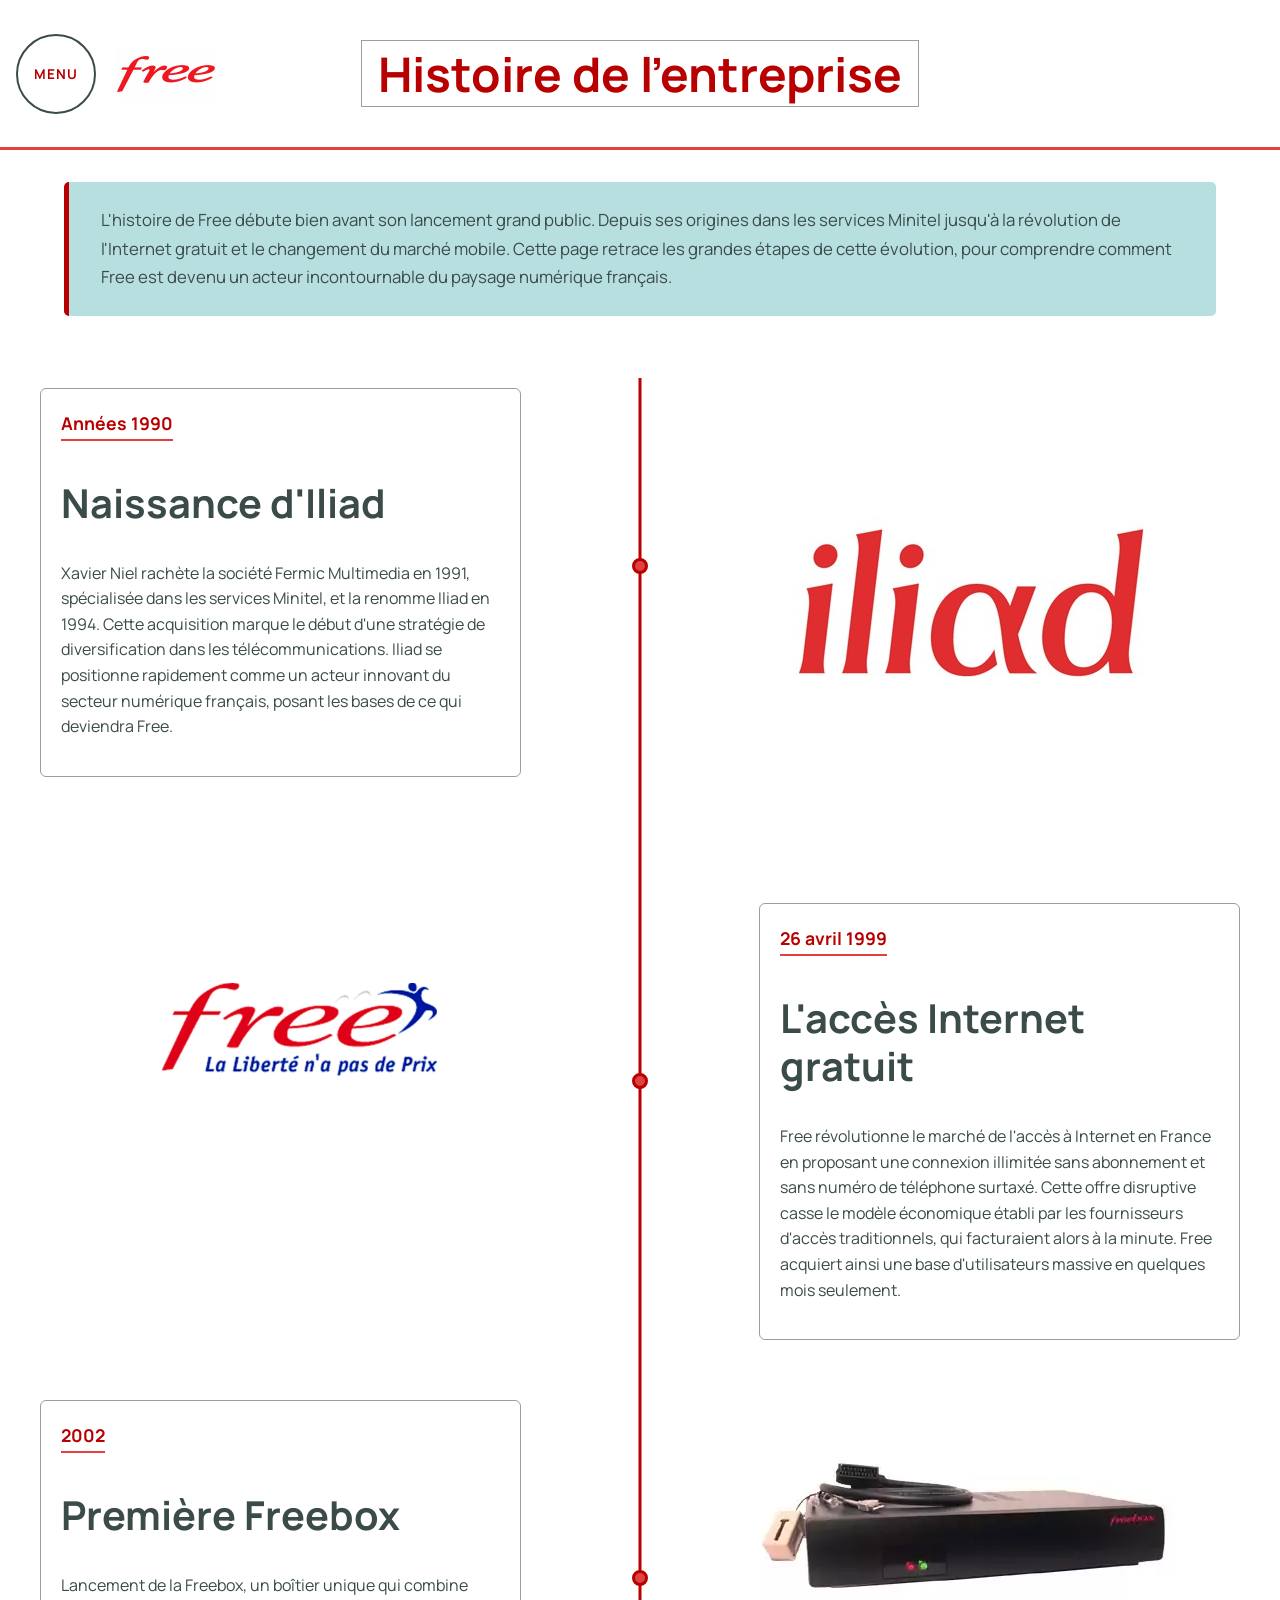
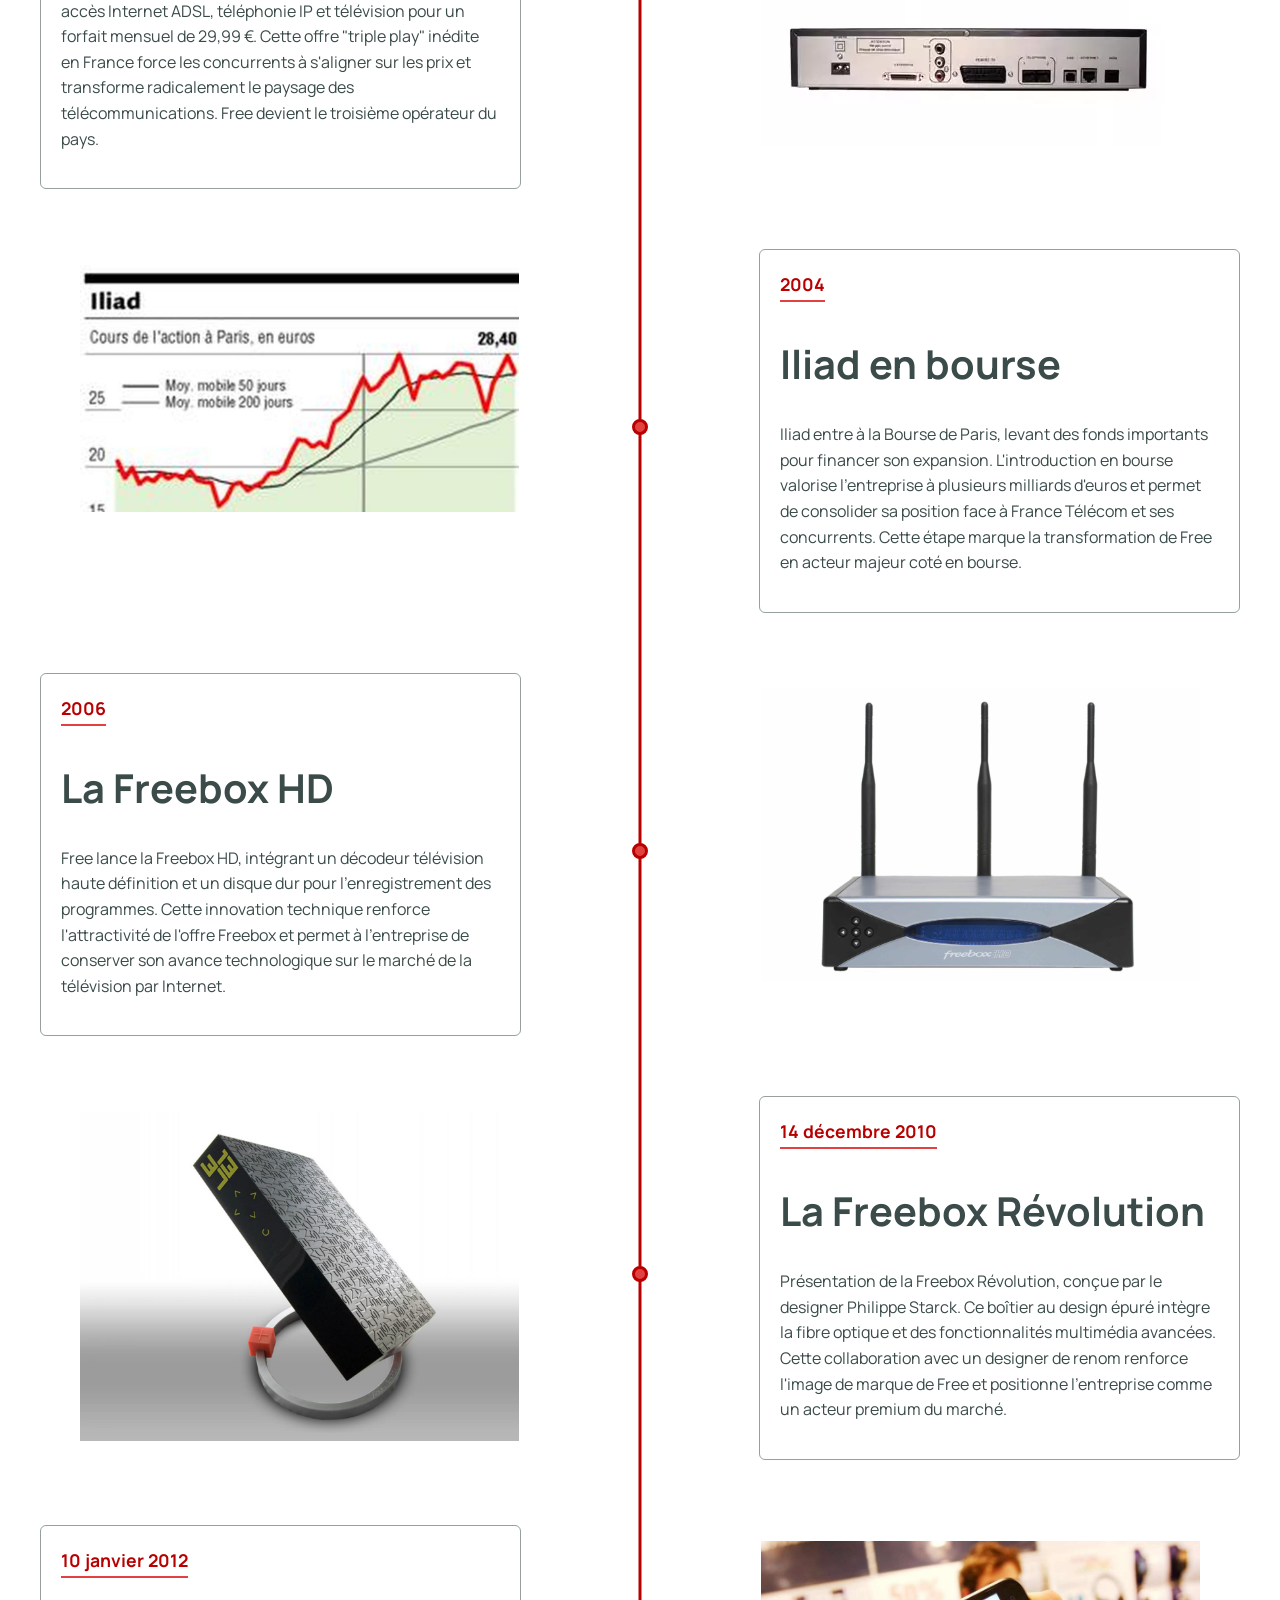
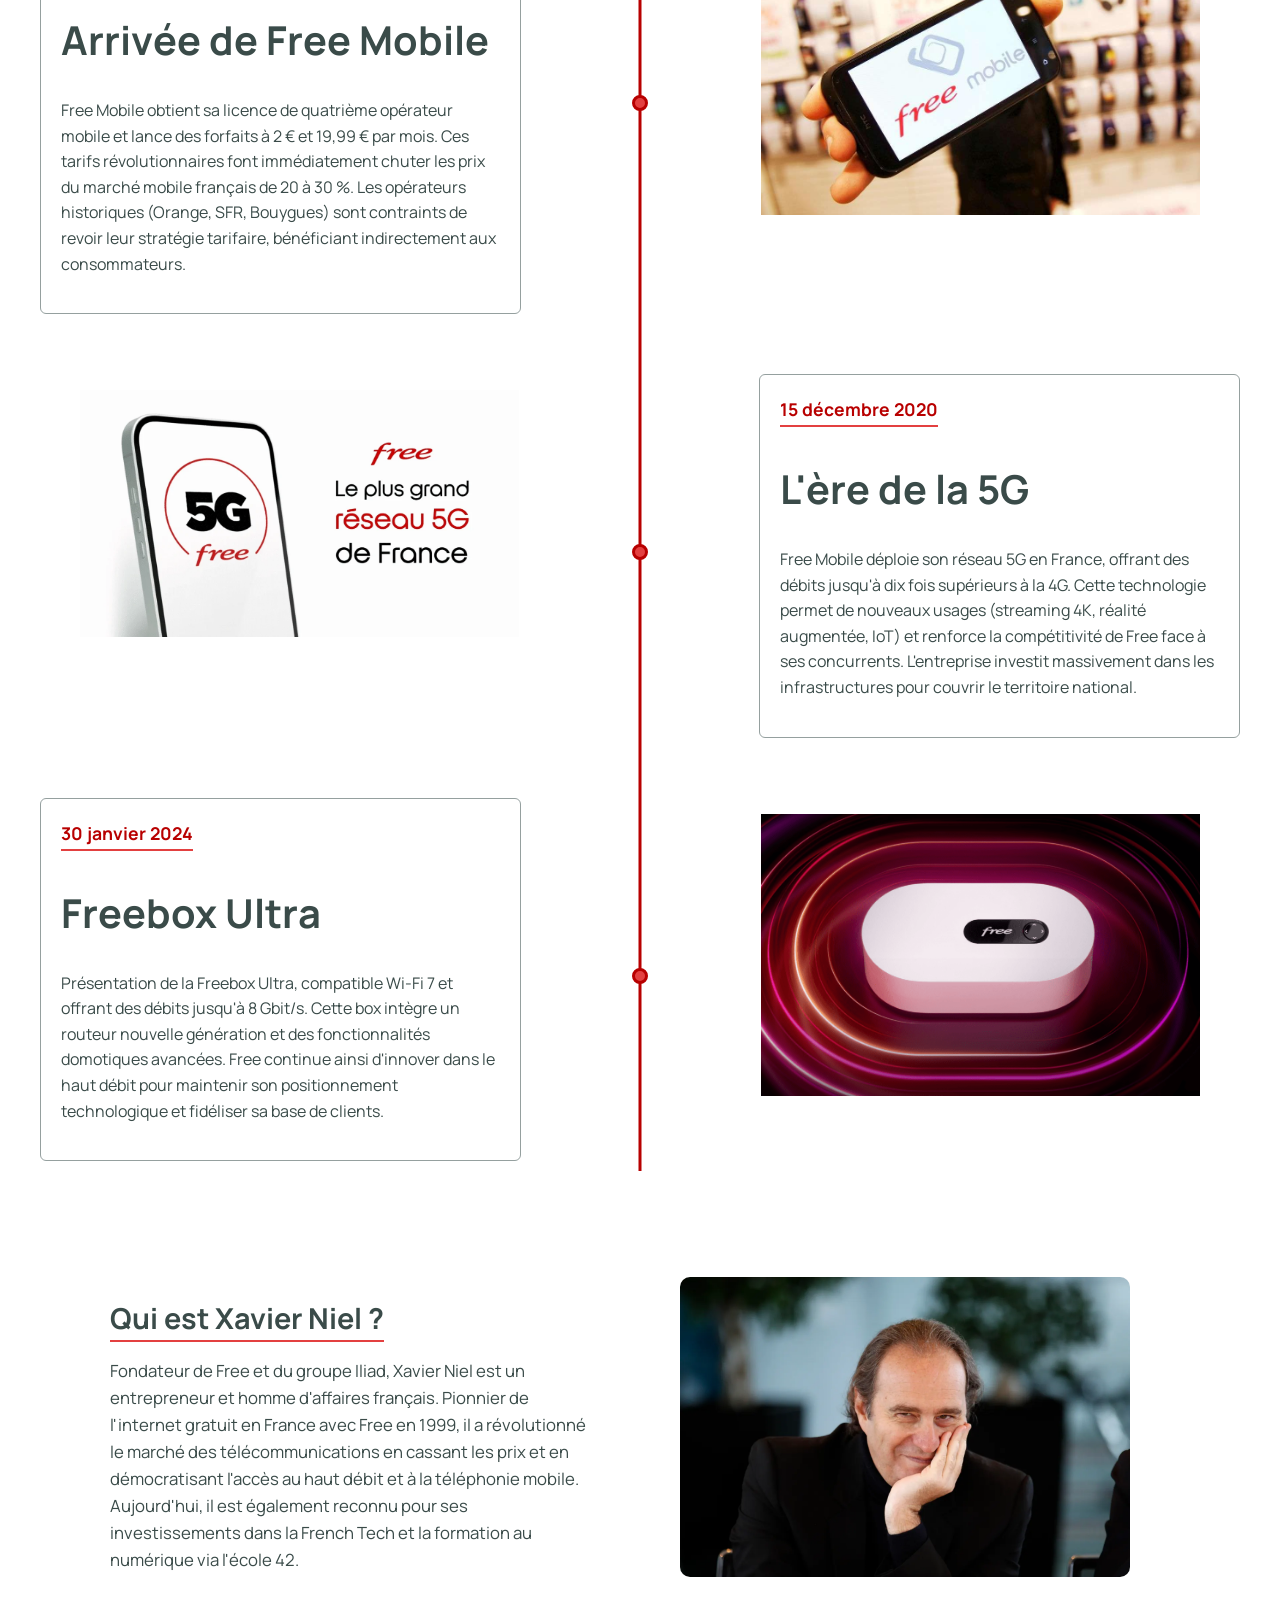
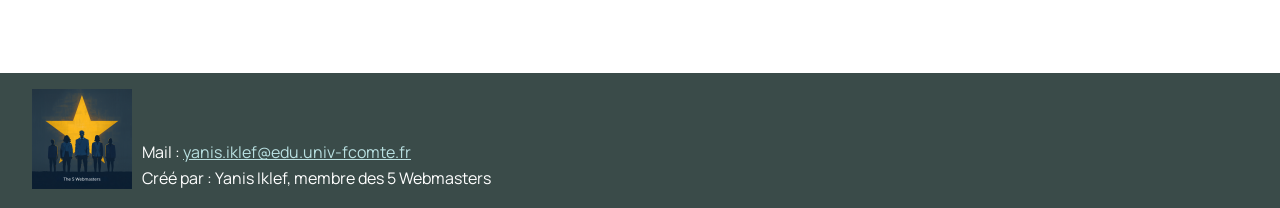
<file: page4/page4.html>
<!DOCTYPE html>
<html lang="fr">
<head>
 <meta charset="UTF-8">
 <meta name="viewport" content="width=device-width, initial-scale=1.0">
 <link rel="shortcut icon" href="../favicon.ico" type="image/x-icon">
 <link rel="icon" href="../favicon.ico" type="image/x-icon">
 <link rel="stylesheet" href="../styles.css">
 <script src="../menu.js" defer></script>
 <title>Histoire de l'entreprise</title>

</head>
<body>
    
 <header class="header">
 <div class="header-left">
 <button type="button" id="btnMenu" aria-label="Ouvrir le menu">
 <span> MENU</span>
 </button>
 <nav id="menu"></nav>
 </div>
 <h1>Histoire de l'entreprise</h1>
 <div class="content">
 <a href="../index.html">
 <img src="../img/Logo-de-Free-500x281.png" alt="Logo de Free - retour à l'accueil">
 </a>
 </div>
 </header>
 <div class="intro-page">
    <p>
        L'histoire de Free débute bien avant son lancement grand public.
        Depuis ses origines dans les services Minitel jusqu'à la révolution de l'Internet gratuit et le changement du marché mobile.
        Cette page retrace les grandes étapes de cette évolution, pour comprendre comment Free est devenu un acteur incontournable du paysage numérique français.
    </p>
</div>
 

 <main>
 <section class="timeline" aria-label="Frise chronologique de l'histoire de Free">

 <article class="event">
 <div class="event-text">
 <span class="year"><strong>Années 1990</strong></span>
 <h2>Naissance d'Iliad</h2>
 <p>Xavier Niel rachète la société Fermic Multimedia en 1991, spécialisée dans les services Minitel, et la renomme Iliad en 1994. 
    Cette acquisition marque le début d'une stratégie de diversification dans les télécommunications. 
    Iliad se positionne rapidement comme un acteur innovant du secteur numérique français, posant les bases de ce qui deviendra Free.</p>
 </div>
 <div class="event-dot" aria-hidden="true"></div>
 <figure class="event-figure">
 <img src="iliad_1990.jpg" alt="Logo historique d'Iliad dans les années 1990">
 <figcaption></figcaption>
 </figure>
 </article>

 <article class="event">
 <div class="event-text">
 <span class="year"><strong>26 avril 1999</strong></span>
 <h2>L'accès Internet gratuit</h2>
 <p>Free révolutionne le marché de l'accès à Internet en France en proposant une connexion illimitée sans abonnement et sans numéro de téléphone surtaxé. 
    Cette offre disruptive casse le modèle économique établi par les fournisseurs d'accès traditionnels, qui facturaient alors à la minute. 
    Free acquiert ainsi une base d'utilisateurs massive en quelques mois seulement.</p>
 </div>
 <div class="event-dot" aria-hidden="true"></div>
 <figure class="event-figure">
 <img src="free_internet_1999.jpg" alt="Ancienne page d'accueil de Free en 1999 proposant l'accès Internet gratuit">
 <figcaption></figcaption>
 </figure>
 </article>

 <article class="event">
 <div class="event-text">
 <span class="year"><strong>2002</strong></span>
 <h2>Première Freebox</h2>
 <p>Lancement de la Freebox, un boîtier unique qui combine accès Internet ADSL, téléphonie IP et télévision pour un forfait mensuel de 29,99 €. 
    Cette offre "triple play" inédite en France force les concurrents à s'aligner sur les prix et transforme radicalement le paysage des télécommunications. 
    Free devient le troisième opérateur du pays.</p>
 </div>
 <div class="event-dot" aria-hidden="true"></div>
 <figure class="event-figure">
 <img src="freebox_v1.jpg" alt="La première Freebox sortie en 2002, boîtier noir rectangulaire">
 <figcaption></figcaption>
 </figure>
 </article>

 <article class="event">
 <div class="event-text">
 <span class="year"><strong>2004</strong></span>
 <h2>Iliad en bourse</h2>
 <p>Iliad entre à la Bourse de Paris, levant des fonds importants pour financer son expansion. 
    L'introduction en bourse valorise l'entreprise à plusieurs milliards d'euros et permet de consolider sa position face à France Télécom et ses concurrents.
    Cette étape marque la transformation de Free en acteur majeur coté en bourse.</p>
 </div>
 <div class="event-dot" aria-hidden="true"></div>
 <figure class="event-figure">
 <img src="free_bourse.jpg" alt="Symbole boursier d'Iliad lors de son introduction en bourse en 2004">
 <figcaption></figcaption>
 </figure>
 </article>

 <article class="event">
 <div class="event-text">
 <span class="year"><strong>2006</strong></span>
 <h2>La Freebox HD</h2>
 <p>Free lance la Freebox HD, intégrant un décodeur télévision haute définition et un disque dur pour l'enregistrement des programmes. 
    Cette innovation technique renforce l'attractivité de l'offre Freebox et permet à l'entreprise de conserver son avance technologique sur le marché de la télévision par Internet. </p>
 </div>
 <div class="event-dot" aria-hidden="true"></div>
 <figure class="event-figure">
 <img src="freebox_hd.jpg" alt="La Freebox HD avec son décodeur télévision haute définition">
 <figcaption></figcaption>
 </figure>
 </article>

 <article class="event">
 <div class="event-text">
 <span class="year"><strong>14 décembre 2010</strong></span>
 <h2>La Freebox Révolution</h2>
 <p>Présentation de la Freebox Révolution, conçue par le designer Philippe Starck.
    Ce boîtier au design épuré intègre la fibre optique et des fonctionnalités multimédia avancées. 
    Cette collaboration avec un designer de renom renforce l'image de marque de Free et positionne l'entreprise comme un acteur premium du marché.</p>
 </div>
 <div class="event-dot" aria-hidden="true"></div>
 <figure class="event-figure">
 <img src="freebox_revolution.jpg" alt="La Freebox Révolution au design signé Philippe Starck, boîtier noir cubique">
 <figcaption></figcaption>
 </figure>
 </article>

 <article class="event">
 <div class="event-text">
 <span class="year"><strong>10 janvier 2012</strong></span>
 <h2>Arrivée de Free Mobile</h2>
 <p>Free Mobile obtient sa licence de quatrième opérateur mobile et lance des forfaits à 2 € et 19,99 € par mois.
    Ces tarifs révolutionnaires font immédiatement chuter les prix du marché mobile français de 20 à 30 %. 
    Les opérateurs historiques (Orange, SFR, Bouygues) sont contraints de revoir leur stratégie tarifaire, bénéficiant indirectement aux consommateurs.
 </p></div>
 <div class="event-dot" aria-hidden="true"></div>
 <figure class="event-figure">
 <img src="free_mobile.jpg" alt="Logo Free Mobile lancé en janvier 2012 avec ses forfaits à 2 euros et 19,99 euros">
 <figcaption></figcaption>
 </figure>
 </article>

 

 <article class="event">
 <div class="event-text">
 <span class="year"><strong>15 décembre 2020</strong></span>
 <h2>L'ère de la 5G</h2>
 <p>Free Mobile déploie son réseau 5G en France, offrant des débits jusqu'à dix fois supérieurs à la 4G. 
    Cette technologie permet de nouveaux usages (streaming 4K, réalité augmentée, IoT) et renforce la compétitivité de Free face à ses concurrents. 
    L'entreprise investit massivement dans les infrastructures pour couvrir le territoire national.
</p>
 </div>
 <div class="event-dot" aria-hidden="true"></div>
 <figure class="event-figure">
 <img src="free_5g.jpg" alt="Antenne 5G de Free Mobile activée en décembre 2020">
 <figcaption></figcaption>
 </figure>
 </article>

 <article class="event">
 <div class="event-text">
 <span class="year"><strong>30 janvier 2024</strong></span>
 <h2>Freebox Ultra</h2>
 <p>Présentation de la Freebox Ultra, compatible Wi-Fi 7 et offrant des débits jusqu'à 8 Gbit/s. 
    Cette box intègre un routeur nouvelle génération et des fonctionnalités domotiques avancées. 
    Free continue ainsi d'innover dans le haut débit pour maintenir son positionnement technologique et fidéliser sa base de clients.</p>
 </div>
 <div class="event-dot" aria-hidden="true"></div>
 <figure class="event-figure">
 <img src="freebox_ultra.jpg" alt="La Freebox Ultra présentée en janvier 2024 avec Wi-Fi 7 et débits jusqu'à 8 Gbit/s">
 <figcaption></figcaption>
 </figure>
 </article>

 </section>
          

        <!-- SECTION : XAVIER NIEL -->
        <section class="focus-xavier">
            <div class="focus-texte">
                <h2>Qui est Xavier Niel ?</h2>
                <p>Fondateur de Free et du groupe Iliad, Xavier Niel est un entrepreneur et homme d'affaires français. 
                    Pionnier de l'internet gratuit en France avec Free en 1999, il a révolutionné le marché des télécommunications en cassant les prix et en démocratisant l'accès au haut débit et à la téléphonie mobile. 
                    Aujourd'hui, il est également reconnu pour ses investissements dans la French Tech et la formation au numérique via l'école 42.</p>
            </div>
            <figure class="focus-image">
                <img src="xavier_niel.jpg" alt="Portrait de Xavier Niel, fondateur de Free et du groupe Iliad">
                <figcaption></figcaption>
            </figure>
        </section>

    
 </main>

<footer>
    <img src="../img/Logo_équipe2.png" alt="Logo de l'équipe Les 5 Webmasters">
    <br>
    <br> Mail : <a href="mailto:yanis.iklef@edu.univ-fcomte.fr?subject=SAE_1_05_06">yanis.iklef@edu.univ-fcomte.fr</a>
     <br>
     Créé par : Yanis Iklef, membre des 5 Webmasters

</footer>
</body>
</html>
</file>
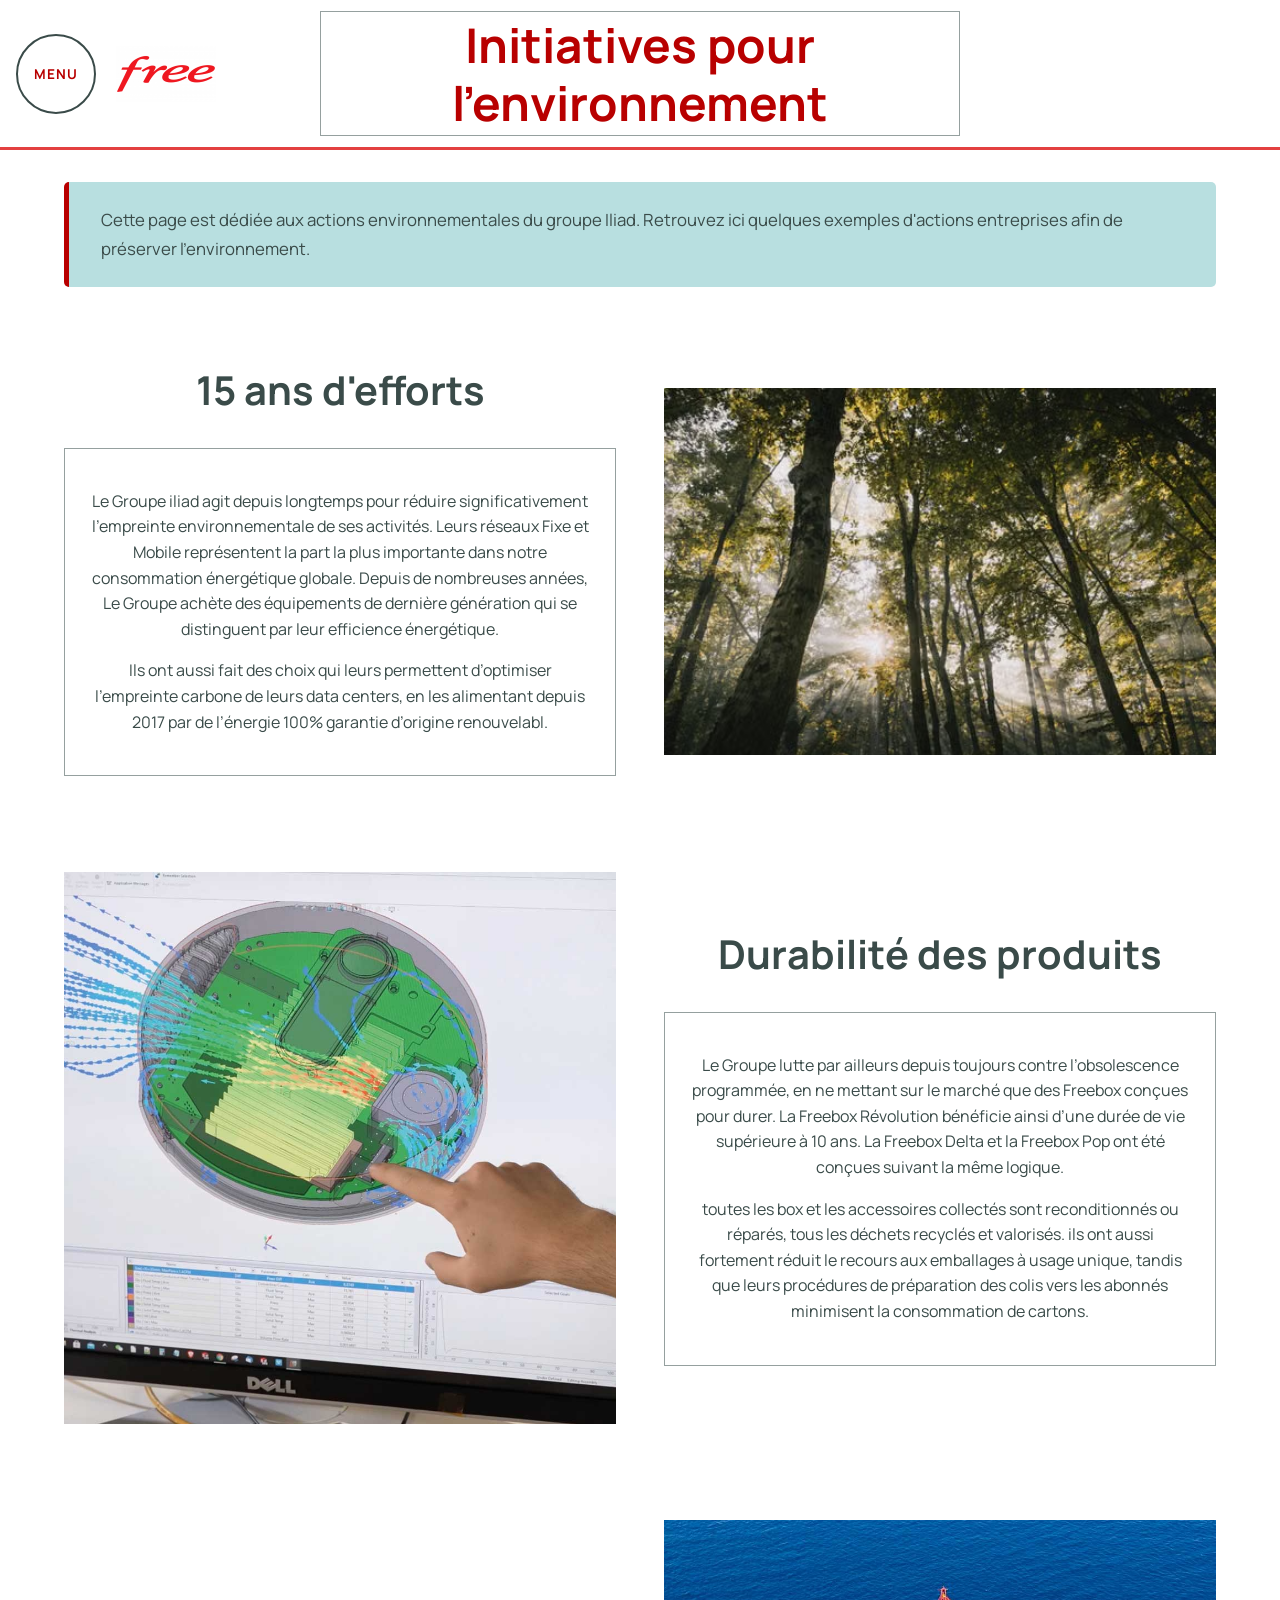
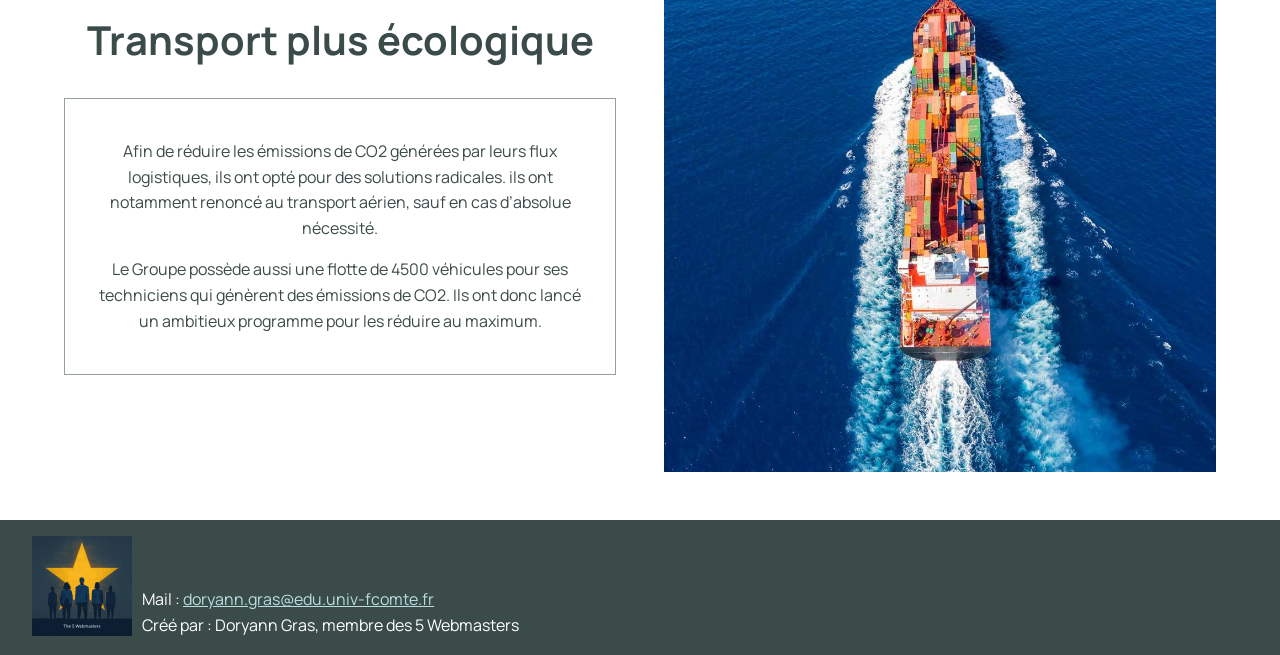
<file: page5/page5.html>
<!DOCTYPE html>
<html lang="fr">
<head>
    <meta charset="UTF-8">
    <link rel="shortcut icon" href="../img/favicon.ico" type="image/x-icon">
    <link rel="icon" href="../img/favicon.ico" type="image/x-icon">
    <link rel="stylesheet" href="../styles.css">
    <script src="../menu.js" defer></script>
    <title>Initiative pour l'environnement</title>
</head>
<body>
    <header class="header">
        <button type="button" id="btnMenu" aria-label="Ouvrir le menu">
            <span>MENU</span>
        </button>
        <nav id="menu"></nav>
        <h1>Initiatives pour l'environnement</h1>
        <div class="content">
            <a href="../index.html"><img src="../img/Logo-de-Free-500x281.png" alt="Logo de Free"></a>
        </div>
    </header>
   
    <div class="intro-page">
    <p>
        Cette page est dédiée aux actions environnementales du groupe Iliad. Retrouvez ici quelques exemples d'actions entreprises afin de préserver l'environnement.
    </p>
</div>
    <main>
        <!-- Partie 1 : 15 ans d'efforts -->
        <section class="section">
            <div class="colonne-texte">
                <h2>15 ans d'efforts</h2>
                <div class="bloc-texte">
                    <p>Le Groupe iliad agit depuis longtemps pour réduire significativement l’empreinte environnementale de ses activités. Leurs réseaux Fixe et Mobile représentent la part la plus importante dans notre consommation énergétique globale. Depuis de nombreuses années, Le Groupe achète des équipements de dernière génération qui se distinguent par leur efficience énergétique. </p>
                    <p>Ils ont aussi fait des choix qui leurs permettent d’optimiser l’empreinte carbone de leurs data centers, en les alimentant depuis 2017 par de l’énergie 100% garantie d’origine renouvelabl.</p>
                </div>
            </div>
            <img class="image-section" src="img_5-1.avif" alt="foret">
        </section>

        <!-- Partie 2 : durabilité des produits -->
        <section class="section">
            <img class="image-section" src="img_5-2.jpg" alt="box">
            <div class="colonne-texte">
                <h2>Durabilité des produits</h2>
                <div class="bloc-texte">
                    <p>Le Groupe lutte par ailleurs depuis toujours contre l’obsolescence programmée, en ne mettant sur le marché que des Freebox conçues pour durer. La Freebox Révolution bénéficie ainsi d’une durée de vie supérieure à 10 ans. La Freebox Delta et la Freebox Pop ont été conçues suivant la même logique.</p>
                    <p> toutes les box et les accessoires collectés sont reconditionnés ou réparés, tous les déchets recyclés et valorisés. ils ont aussi fortement réduit le recours aux emballages à usage unique, tandis que leurs procédures de préparation des colis vers les abonnés minimisent la consommation de cartons.</p>
                </div>
            </div>

        </section>

        <!-- Partie 3 : transport plus écologique -->
        <section class="section">
            <div class="colonne-texte">
                <h2>Transport plus écologique</h2>
                <div class="bloc-texte">
                    <p>Afin de réduire les émissions de CO2 générées par leurs flux logistiques, ils ont opté pour des solutions radicales. ils ont notamment renoncé au transport aérien, sauf en cas d’absolue nécessité.</p>
                    <p>Le Groupe possède aussi une flotte de 4500 véhicules pour ses techniciens qui génèrent des émissions de CO2. Ils ont donc lancé un ambitieux programme pour les réduire au maximum.</p>
                </div>
            </div>
            <img class="image-section" src="img_5-3.jpg" alt="bateaux">
        </section>
    </main>
    <footer> <img src="../img/Logo_équipe2.png" alt="Notre Logo">
        <br>
        <br> Mail : <a href="mailto:doryann.gras@edu.univ-fcomte.fr?subject=SAE_1_05_06"> doryann.gras@edu.univ-fcomte.fr
        </a>
        <br> Créé par : Doryann Gras, membre des 5 Webmasters
    </footer>
</body>
</html>
</file>
<file: styles.css>
/* Police Manrope | L'import doit rester tout en haut du fichier, sinon le navigateur l'ignore. */
@import url("https://fonts.googleapis.com/css2?family=Manrope:wght@400;600;700&display=swap");

/* css pour index.html */
ul.jester {
  width: 100%;
  height: 380px;
  padding: 20px;
  display: flex;
  gap: 4vw;
    overflow-x: auto;
    scrollbar-width: none;
    scroll-snap-type: x mandatory;
  position: relative; /* repère pour le calcul des positions dans carrousel.js */
  margin-bottom: 0;
  cursor: grab;
  user-select: none;
  scroll-behavior: smooth; /* la slide se remet en place en douceur quand on la lâche */
}

/* Pendant un cliquer-glisser à la souris (classe ajoutée par carrousel.js) */
ul.jester.glisse {
  scroll-snap-type: none;
  scroll-behavior: auto;
}

ul.jester.glisse, ul.jester.glisse a {
  cursor: grabbing;
}

@media (prefers-reduced-motion: reduce) {
  ul.jester {
    scroll-behavior: auto;
  }
}

li.jester-item {
  list-style-type: none;
  background-color: #eeeeee;
  border: 1px solid #dddddd;
  border-radius: 10px;
  padding: 20px;
  flex: 0 0 100%;
  scroll-snap-align: center;
  position: relative;
  overflow: hidden; /* coupe l'image agrandie au survol */
  isolation: isolate; /* garde l'image (z-index: -1) derrière le texte mais devant le fond de la slide */
}

/* Copie de l'image de fond de la slide, agrandie au survol.
   On agrandit l'image et pas la slide : une slide plus large que le carrousel
   empêcherait l'aimantation et le défilement aux flèches du clavier. */
li.jester-item::before {
  content: "";
  position: absolute;
  inset: 0;
  z-index: -1;
  background: inherit;
  transition: transform 0.3s ease;
}

/* Toute la slide est cliquable, pas seulement le titre : le lien recouvre la slide */
li.jester-item a::after {
  content: "";
  position: absolute;
  inset: 0;
}

/* Fond blanc translucide derrière le titre : le rouge reste lisible sur les photos sombres */
li.jester-item h1 > a {
  display: inline-block;
  padding: 0.1em 0.45em 0.15em;
  border-radius: 10px;
  background-color: rgba(255, 255, 255, 0.5);
}

li.jester-item {
    background-size: length;
    background-position: center;
}
/* Pas d'effet de survol sur les écrans tactiles : il resterait bloqué après un appui */
@media (hover: hover) {
  li.jester-item:hover::before {
    transform: scale(1.05);
  }
}

/* Images du carrousel : photos de Wikimedia Commons, crédits en bas de index.html.
   background-position règle la partie de la photo visible dans le bandeau. */
#jes1, #jes2, #jes3, #jes4, #jes5 {
  background-size: cover;
}

#jes1 {
  background-image: url('img/img_jes-1.jpg');
  background-position: center 35%;
}

#jes2 {
  background-image: url('img/img_jes-2.jpg');
  background-position: center 70%;
}

#jes3 {
  background-image: url('img/img_jes-3.jpg');
  background-position: center;
}

#jes4 {
  background-image: url('img/img_jes-4.jpg');
  background-position: center;
}

#jes5 {
  background-image: url('img/img_jes-5.jpg');
  background-position: center 45%;
}

/* Ronds de navigation du carrousel (créés par carrousel.js) */
.jester-points {
  display: flex;
  justify-content: center;
}

.jester-points button {
  /* zone cliquable plus grande que le rond, pour le tactile */
  width: 36px;
  height: 36px;
  padding: 0;
  border: none;
  border-radius: 50%;
  background: none;
  cursor: pointer;
}

.jester-points button::before {
  content: "";
  display: block;
  width: 16px;
  height: 16px;
  margin: auto;
  border: 2px solid black;
  border-radius: 50%;
}

.jester-points button[aria-current="true"]::before {
  background-color: black;
}

.titre {
  font-size: 45px;
  color: #B80000;
}
#icon {
  position:fixed;
  top:0%;
  left:0%;
  width: 25px;
  height: auto;
}

h1.title {
  font-size: 45px;
  color: #B80000;
  text-align: center;
  margin-top: 20px;
  background-color: #95A09F;
  border-radius: 5px;
}

/*
  Couleurs utilisées (palette n°1 du client, sans CE2020) :
  #3A4B49 : texte, menu, pied de page
  #95A09F : bordures uniquement (jamais pour du texte)
  #B8DFE0 : fonds de mise en valeur
  #E34040 : trait sous l'en-tête uniquement (pas de texte)
  #B80000 : couleur principale (titres, liens)
  #FFFFFF : fond des pages

  Classes à utiliser dans le HTML :
  - Accueil (zoning 3) : .header-accueil (en plus de .header), .fil-ariane,
    .carrousel, .slide, .titre-slide, .intro
  - Pages (zoning 2) : .section, .colonne-texte, .bloc-texte, .image-section
*/

/* ===== général ===== */
* {
  box-sizing: border-box;
}

body {
  margin: 0;
  min-height: 100vh;
  display: flex;
  flex-direction: column; /* permet de garder le pied de page en bas */
  font-family: "Manrope", Arial, sans-serif;
  font-size: 1rem;
  line-height: 1.6;
  color: #3A4B49;
  background-color: #FFFFFF;
}

/* Titres (tailles données dans le questionnaire) */
h1, h2, h3, h4, h5, h6 {
  font-weight: 700;
  line-height: 1.2;
  color: #3A4B49;
}

h1 {
  font-size: 2.986rem;
  color: #B80000;
}
h1 > a {
  color: inherit;
}

h2 {
  font-size: 2.488rem;
}

h3 {
  font-size: 2.074rem;
}

h4 {
  font-size: 1.728rem;
}

h5 {
  font-size: 1.44rem;
}

h6 {
  font-size: 1.2rem;
}

p {
  font-size: 1rem;
}

small {
  font-size: 0.833rem;
}

/* Liens */
a {
  color: #B80000;
}

a:hover {
  color:#E34040;
}

/* Contour visible quand on navigue au clavier */
a:focus-visible, button:focus-visible {
  outline: 3px solid #B80000;
  outline-offset: 2px;
}
/* Les images ne dépassent jamais de leur conteneur */
img {
  max-width: 100%;
  height: auto;
}

/* ===== entête ===== */
.header {
  position: relative;
  display: flex;
  align-items: center;
  min-height: 150px;
  padding: 1rem;
  border-bottom: 3px solid #E34040;
}

.header h1 {
  position: absolute;
  left: 50%;
  transform: translateX(-50%);  /* compense la largeur du titre */
  margin: 0;
  max-width: 50%; /* évite que le titre passe sur le logo */
  padding: 0.25rem 1rem;
  border: 1px solid #95A09F; /* le titre est dans un cadre (zoning 2) */
  text-align: center;
}

/* logo dans l'en-tête */
.header .content {
  order: 1;
}

.header .content img {
  display: block;
  width: 100px;
  height: auto;
  margin: 0;
}

/* bouton du menu */
#btnMenu {
  width: 80px;
  height: 80px;
  border: 2px solid #3A4B49;
  border-radius: 50%;
  background-color: #FFFFFF;
  color: #B80000;
  cursor: pointer;
  margin-right: 20px;

  display: flex;
  align-items: center;
  justify-content: center;

  font-family: "Manrope", Arial, sans-serif;
  font-size: 0.85rem;
  font-weight: 700;
  letter-spacing: 0.08em;

  transition:
    background-color 0.2s ease,
    color 0.2s ease,
    transform 0.2s ease;
}
#btnMenu:hover {
  background-color: #B80000;
  color: #FFFFFF;
  transform: scale(1.05);
}
/* menu latéral */
#menu {
  position: fixed;
  top: 0;
  left: 0;
  width: 280px;
  height: 100vh;
  background: #3A4B49;
  box-shadow: 4px 0 12px rgba(0, 0, 0, 0.4);
  z-index: 100;
  padding-top: 5rem;
  overflow-y: auto;
  transform: translateX(-100%);
  visibility: hidden;
  transition: transform 0.3s ease, visibility 0s 0.3s;
}
#menu.open {
  transform: translateX(0);
  visibility: visible;
  transition: transform 0.3s ease;
}
@media (prefers-reduced-motion: reduce) {
  #menu, #menu.open {
    transition: none;
  }
}
#menu a {
  display: block;
  padding: 0.8rem 1.5rem;
  color: #FFFFFF;
  text-decoration: none;
  font-size: 1.1rem;
}
#menu a:hover {
  color: #3A4B49;
  background: #E34040;
}
#menu a:focus-visible {
  outline: 3px solid #FFFFFF;
  outline-offset: -3px;
}
#btnClose {
  position: absolute;
  top: 1rem;
  right: 1rem;
  background: none;
  border: none;
  color: #FFFFFF;
  font-size: 1.8rem;
  cursor: pointer;
}
#btnClose:hover {
  color: #B8DFE0;
}
#btnClose:focus-visible {
  outline: 3px solid #FFFFFF;
}

/* ===== page d'accueil (zoning 3) ===== */
/* entête de l'accueil */
.header-accueil .fil-ariane {
  order: 1;
}

.header-accueil .content {
  position: static;
}

.header-accueil #btnMenu {
  order: 2;
  margin-left: auto;
}

.fil-ariane {
  margin: 0;
  font-weight: 600;
  color: #3A4B49;
}
.ariane { padding: 10px 20px 0; font-size: 0.9rem; }
.ariane ol { list-style: none; margin: 0; padding: 0; display: flex; gap: 8px; }
.ariane li + li::before { content: ">"; margin-right: 8px; color: #95A09F; }
.ariane li[aria-current="page"] { color: #B80000; font-weight: 500; }

/* Carrousel : on fait défiler les slides sur le côté */
.carrousel {
  display: flex;
  overflow-x: auto;
  scroll-snap-type: x mandatory;
  width: 90%;
  max-width: 1200px;
  margin: 2rem auto 0 auto;
  border: 1px solid #95A09F;
}

.slide {
  flex: 0 0 100%; /* une slide prend toute la largeur */
  scroll-snap-align: start;
  display: flex;
  flex-direction: column;
  text-decoration: none;
  background-color: #B8DFE0;
}

.slide img {
  display: block;
  width: 100%;
  height: 350px;
  object-fit: cover;
}

.titre-slide {
  flex-grow: 1; /* toutes les slides ont la même hauteur */
  padding: 0.8rem 1rem;
  background-color: #3A4B49;
  color: #FFFFFF;
  font-weight: 600;
  text-align: center;
}

.slide:hover .titre-slide {
  background-color: #B80000;
}

.slide:focus-visible {
  outline-offset: -3px;
}

/* Texte de présentation sous le carrousel */
.intro {
  width: 90%;
  max-width: 1200px;
  margin: 0 auto;
  padding: 1rem 0 2rem 0;
}

.intro h1 {
  text-align: left;
}

/* ===== pages (zoning 2) ===== */

/* Une partie : le texte à gauche, l'image à droite */
.section {
  display: flex;
  align-items: center;
  gap: 3rem;
  width: 90%;
  max-width: 1200px;
  margin: 0 auto;
  padding: 3rem 0;
}

.colonne-texte {
  flex: 1;
}

.colonne-texte h2 {
  margin-top: 0;
  text-align: center;
}

/* Cadre autour du texte */
.bloc-texte {
  padding: 1.5rem;
  border: 1px solid #95A09F;
  text-align: center;
}

.image-section {
  flex: 1;
  min-width: 0;
  margin: auto;
}

.image-section img {
  display: block;
  width: 100%;
  max-width: 550px;
  height: auto;
  margin: auto;
}

.legende-image {
  max-width: 550px;
  margin: 0.75rem auto 0;
  text-align: center;
  font-size: 0.85rem;
  color: #3A4B49;
}

/* ===== pied de page ===== */
footer {
  margin-top: auto; /* pousse le pied de page en bas */
  width: 100%;
  padding: 1rem 2rem;
  background-color: #3A4B49;
  color: #FFFFFF;
  overflow: hidden; /* pour contenir l'image qui flotte */
}
footer img {
  float: left;
  margin-right: 10px;
}
footer a {
  color: #B8DFE0;
}
footer a:hover {
  color: #FFFFFF;
  background-color: transparent;
}
footer a:focus-visible {
  outline-color: #FFFFFF;
}

/* ===== Écrans moyens : le titre de l'en-tête passe à la ligne ===== */
@media (max-width: 1024px) {
  /* Le titre passe sous le bouton et le logo */
  .header {
    flex-wrap: wrap;
  }
  .header h1 {
    position: static;
    transform: none;
    order: 3;
    width: 100%;
    max-width: none;
  }
}

/* ===== Téléphone et tablette ===== */
@media (max-width: 768px) {
  h1 {
    font-size: 2.074rem;
  }
  h2 {
    font-size: 1.728rem;
  }
  h3 {
    font-size: 1.44rem;
  }
  .carrousel {
    margin-top: 1rem;
  }
  .slide img {
    height: 180px;
  }
  .section {
    flex-direction: column;
    padding: 1rem 0;
  }
  .colonne-texte, .image-section {
    width: 100%;
  }
  footer {
    padding: 1rem;
    width: 100%;
  }
}
.ariane { padding: 10px 20px 0; font-size: 0.9rem; }
.ariane ol { list-style: none; margin: 0; padding: 0; display: flex; gap: 8px; }
.ariane li + li::before { content: ">"; margin-right: 8px; color: #95A09F; }
.ariane li[aria-current="page"] { color: #B80000; font-weight: 500; }


/* ===== FRISE CHRONOLOGIQUE ===== */

/* Conteneur principal */
.timeline {
    position: relative;
    padding: 40px 0;
    max-width: 1200px;
    margin: 0 auto;
}

/* Ligne verticale centrale */
.timeline::before {
    content: '';
    position: absolute;
    left: 50%;
    top: 30px;
    bottom: 30px;
    width: 3px;
    background-color: #B80000;
    transform: translateX(-50%);
}

/* Chaque événement */
.event {
    display: grid;
    grid-template-columns: 1fr 60px 1fr;
    align-items: center;
    gap: 20px;
    margin-bottom: 60px;
}

.event:last-child {
    margin-bottom: 0;
}

/* Point sur la ligne */
.event-dot {
    grid-column: 2;
    width: 18px;
    height: 18px;
    background-color: #E34040;
    border: 3px solid #B80000;
    border-radius: 50%;
    justify-self: center;
    z-index: 2;
}

/* Alternance gauche/droite */
.event:nth-child(odd) .event-text { grid-column: 1; }
.event:nth-child(odd) .event-figure { grid-column: 3; }

.event:nth-child(even) .event-text { grid-column: 3; }
.event:nth-child(even) .event-figure { grid-column: 1; }

/* ===== INTRODUCTION PRINCIPALE ===== */

.intro-page {
  width: 90%;
  max-width: 1200px;
  margin: 2rem auto;
  padding: 1.5rem 2rem;
  background-color: #B8DFE0;
  border-left: 5px solid #B80000;
  border-radius: 5px;
}

.intro-page p {
  margin: 0;
  font-size: 1.05rem;
  line-height: 1.7;
}

.event {
    display: flex;
    align-items: flex-start; 
    gap: 20px; 
    position: relative; 
}

.event-text, 
.event-figure {
    flex: 1; 
}

.event-dot {
    position: absolute; 
    left: 50%;          /* le point va au milieu de la page */
    transform: translateX(-50%); /*le point est centré sur la ligne */
    
    width: 16px;
    height: 16px;
    background-color: #E34040;
    border: 3px solid #B80000;
    border-radius: 50%;
    flex-shrink: 0;
    z-index: 2;
    margin-top: 25px; /*  pour l'aligner avec le titre */
}.event {
    display: flex;
    align-items: flex-start; 
    gap: 200px; 
    position: relative; 
}

.event-text, 
.event-figure {
    flex: 1; 
}

.event-dot {
    position: absolute; 
    left: 50%;         
    transform: translateX(-50%); 
    
    width: 16px;
    height: 16px;
    background-color: #E34040;
    border: 3px solid #B80000;
    border-radius: 50%;
    flex-shrink: 0;
    z-index: 2;
    margin-top: 170px; 
}

/* Alternance "Tondeuse à gazon" pour les événements pairs */
.event:nth-child(even) {
    flex-direction: row-reverse;
}

/* Cadre autour du texte */
.event-text {
    padding: 20px;
    border: 1px solid #95A09F;
    border-radius: 6px;
    background-color: #ffffff;
}

/* Date en rouge et soulignée */
.event-text .year {
    display: inline-block;
    font-weight: 700;
    color: #B80000;
    font-size: 1.1rem;
    margin-bottom: 6px;
    border-bottom: 2px solid #E34040;
    padding-bottom: 2px;
}
/* ===== CONCLUSION ===== */

.conclusion-page {
  width: 90%;
  max-width: 1200px;
  margin: 3rem auto;
  padding: 2rem;
  background-color: #B8DFE0;
  border-top: 4px solid #B80000;
  border-radius: 5px;
}

.conclusion-page h2 {
  margin-top: 0;
  margin-bottom: 1rem;
  color: #B80000;
  text-align: center;
}

.conclusion-page p {
  margin-top: 0;
  margin-bottom: 1rem;
  line-height: 1.7;
}

.conclusion-page p:last-child {
  margin-bottom: 0;
}


/* ===== ADAPTATION AUX PETITS ECRANS ===== */

@media (max-width: 768px) {
  .intro-page,
  .conclusion-page {
    padding: 1.25rem;
  }
}



/* ===== SECTION XAVIER NIEL ===== */

.focus-xavier {
    display: flex;
    align-items: center;
    gap: 3rem;
    max-width: 1100px;
    margin: 60px auto;
    padding: 0 20px;
}

.focus-texte {
    flex: 1;
}

.focus-texte h2 {
    color: #3a4b49;
    font-size: 1.8rem;
    margin-top: 0;
    margin-bottom: 1rem;
    border-bottom: 2px solid #E34040;
    display: inline-block;
    padding-bottom: 5px;
}

.focus-texte p {
    color: #3A4B49;
    font-size: 1.05rem;
    line-height: 1.6;
    margin: 0;
}



.focus-image img {
    width: 100%;
    height: 300px;
    object-fit: cover;
    display: block;
}

.focus-image figcaption {
    padding: 10px 15px;
    font-size: 0.9rem;
    color: #3A4B49;
    font-style: italic;
    text-align: center;
}

 
.focus-image img {
    border-radius: 10px; 
}


.intro-section {
  width: 90%;
  max-width: 1200px;
  margin: 2rem auto 0;
}

.intro-section h2 {
  margin-bottom: 0.5rem;
  color: #B80000;
}

.intro-section p {
  margin-top: 0;
}

.conclusion-page p {
  line-height: 1.7;
}

/* Une section sur deux a son image à gauche (disposition « tondeuse à gazon »).
   Dans le HTML le texte reste avant l'image : sur téléphone, on lit donc toujours
   le titre, puis le texte, puis l'image. */
@media (min-width: 769px) {
  .section-inversee {
    flex-direction: row-reverse;
  }
}

/* ===== page2 : marques de téléphones ===== */

/* Les téléphones côte à côte, le nom de la marque sous chaque photo */
.marques {
  display: flex;
  flex-wrap: wrap;
  justify-content: center;
  gap: 1.5rem 3rem;
  margin: 0 0 1rem;
  padding: 0;
  list-style: none;
  font-weight: 600;
}

.marques img {
  display: block;
  width: 160px;
  margin: 0 auto 0.5rem;
}

/* Un titre de partie reste près du premier bloc qui le suit
   (sans ça, les 3rem de marge intérieure de .section l'en éloignent) */
.titre-partie + .section {
  padding-top: 1rem;
}

/* Box internet : le cadre de texte prend toute la hauteur de la partie.
   Sinon une photo plus haute que son texte agrandit la partie
   et l'écart entre deux cadres change d'une box à l'autre. */
.box {
  align-items: stretch;
}

.box .colonne-texte {
  display: flex;
}

.box .bloc-texte {
  flex: 1;
  display: flex;
  flex-direction: column;
  justify-content: center; /* le texte reste au milieu du cadre */
}

.box .bloc-texte p {
  margin-top: 0; /* en flex, cette marge s'ajouterait à celle du titre */
}


.jester-item a {
    text-decoration: none;
}


.box .image-section img {
  max-height: 320px;
  object-fit: contain;
}
</file>
